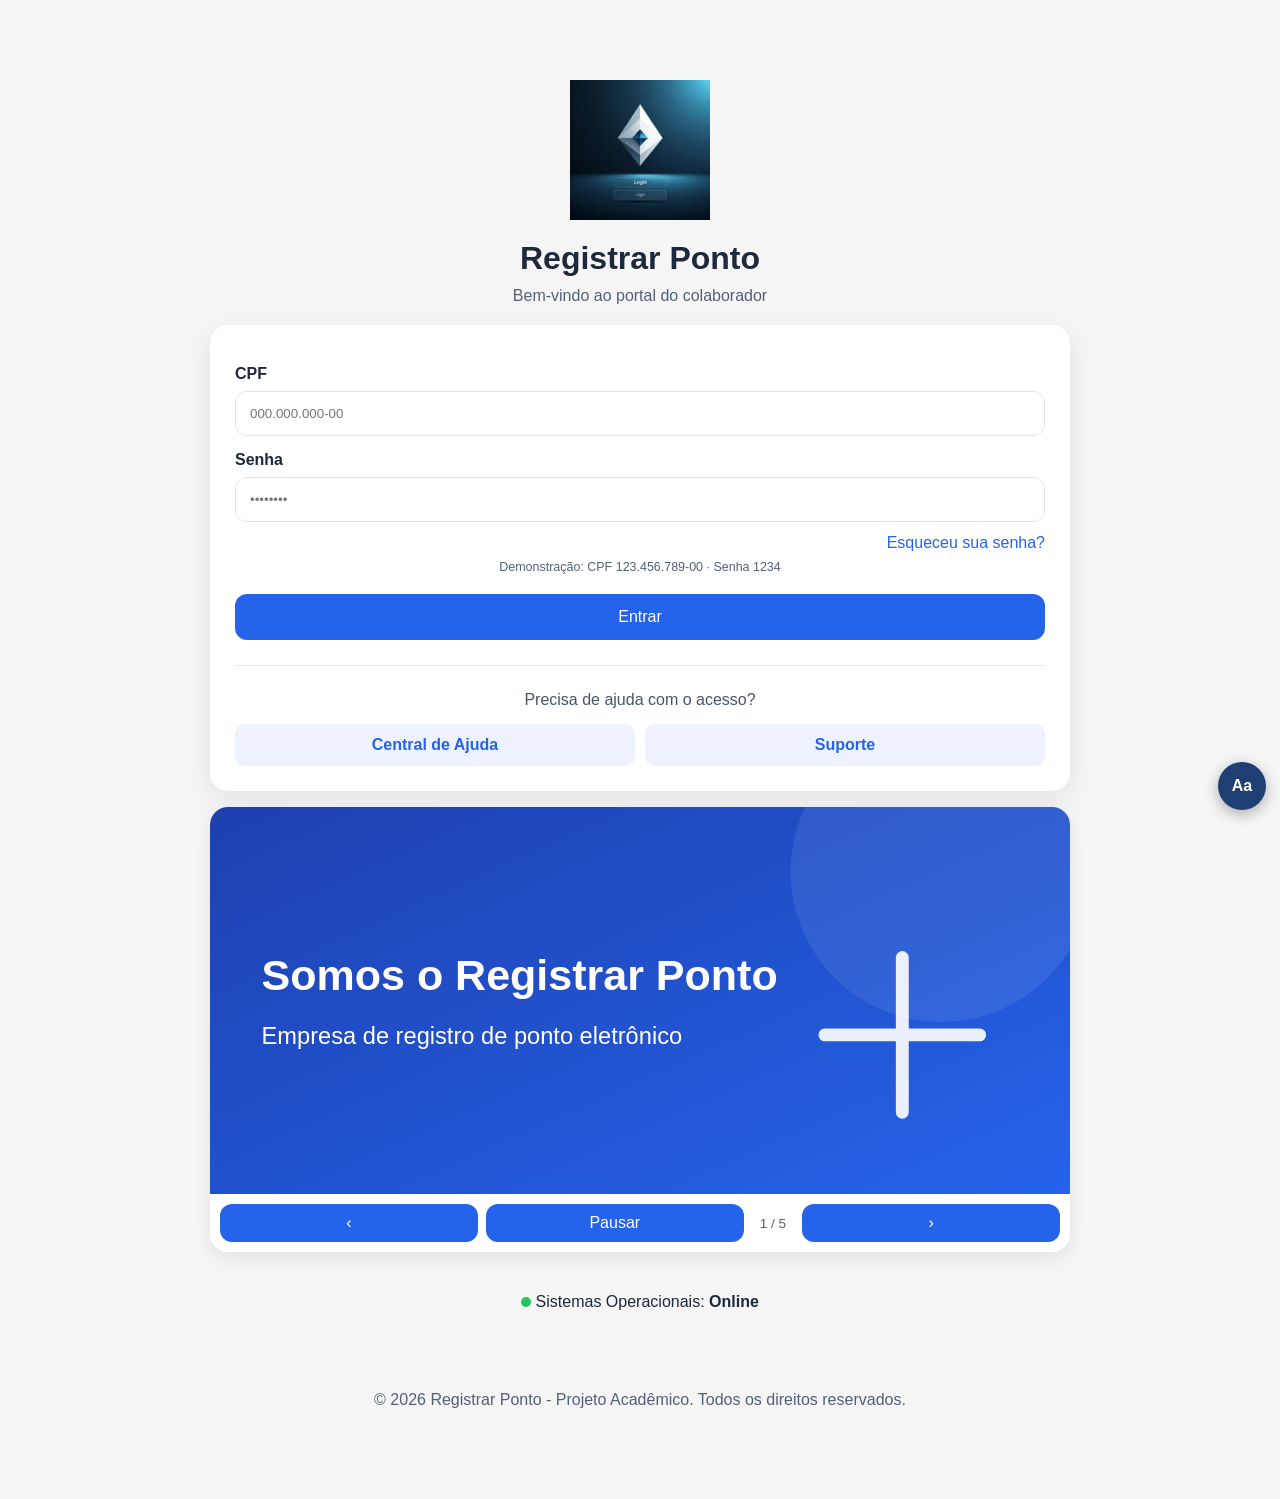
<file: index.html>
<!DOCTYPE html>
<html lang="pt-BR">
<head>
  <meta charset="UTF-8" />
  <meta name="viewport" content="width=device-width, initial-scale=1.0" />
  <title>Registrar Ponto</title>
  <link rel="stylesheet" href="style.css" />
  <link rel="icon" href="assets/logo-56586a.png">
  <script src="acessibilidade.js"></script>
</head>
<body>
  <main class="container">
    <img src="assets/logo-56586a.png" alt="Logo Registrar Ponto" class="logo" />
    <h1>Registrar Ponto</h1>
    <p class="subtitle">Bem-vindo ao portal do colaborador</p>

    <section class="card">
      <div id="login-error" style="display:none; background:#fef2f2; color:#b91c1c; border-radius:10px; padding:10px 14px; margin-bottom:12px; font-size:0.9rem; font-weight:600;">
        CPF ou senha incorretos. Tente novamente.
      </div>

      <label for="input-cpf">CPF</label>
      <div class="input-box">
        <input id="input-cpf" type="text" placeholder="000.000.000-00" maxlength="14" />
      </div>

      <label for="input-senha">Senha</label>
      <div class="input-box">
        <input id="input-senha" type="password" placeholder="••••••••" />
      </div>

      <a href="#" class="forgot" onclick="esqueceuSenha(); return false;">Esqueceu sua senha?</a>
      <p style="font-size:0.78rem;color:#526077;text-align:center;margin-top:8px;">Demonstração: CPF 123.456.789-00 · Senha 1234</p>

      <button id="btn-entrar" onclick="fazerLogin()">Entrar</button>

      <hr />
      <p class="help-title">Precisa de ajuda com o acesso?</p>
      <div class="help-buttons"><a href="ajuda.html">Central de Ajuda</a><a href="suporte.html">Suporte</a></div>
    </section>

    <!-- Carrossel institucional (carrossel.js) -->
    <div data-carrossel></div>

    <p class="status">
      <span></span> Sistemas Operacionais: <strong>Online</strong>
    </p>
  </main>

  <footer>
    © 2026 Registrar Ponto - Projeto Acadêmico. Todos os direitos reservados.
  </footer>

  <script src="carrossel.js"></script>
  <script>
    // Formata CPF enquanto digita
    document.getElementById('input-cpf').addEventListener('input', function(e) {
      let v = e.target.value.replace(/\D/g, '');
      if (v.length > 11) v = v.slice(0, 11);
      v = v.replace(/(\d{3})(\d)/, '$1.$2');
      v = v.replace(/(\d{3})(\d)/, '$1.$2');
      v = v.replace(/(\d{3})(\d{1,2})$/, '$1-$2');
      e.target.value = v;
    });

    // Permite login com Enter
    document.getElementById('input-senha').addEventListener('keydown', function(e) {
      if (e.key === 'Enter') fazerLogin();
    });

    function esqueceuSenha() {
      const cpf = document.getElementById('input-cpf').value;
      if (!cpf) {
        alert('Digite seu CPF primeiro, depois clique em "Esqueceu sua senha?".');
        return;
      }
      alert('✅ Instruções de redefinição de senha foram enviadas para o e-mail cadastrado no RH.');
    }

    function fazerLogin() {
      const cpf = document.getElementById('input-cpf').value.replace(/\D/g, '');
      const senha = document.getElementById('input-senha').value;
      const erro = document.getElementById('login-error');
      const btn = document.getElementById('btn-entrar');

      // CPF e senha válidos para o projeto
      const CPF_VALIDO = '12345678900';
      const SENHA_VALIDA = '1234';

      if (cpf === CPF_VALIDO && senha === SENHA_VALIDA) {
        btn.textContent = 'Entrando...';
        btn.style.background = '#15803d';
        erro.style.display = 'none';
        setTimeout(() => { window.location.href = 'baterponto.html'; }, 600);
      } else {
        erro.style.display = 'block';
        document.getElementById('input-senha').value = '';
        document.getElementById('input-senha').focus();
      }
    }
  </script>
</body>
</html>
</file>
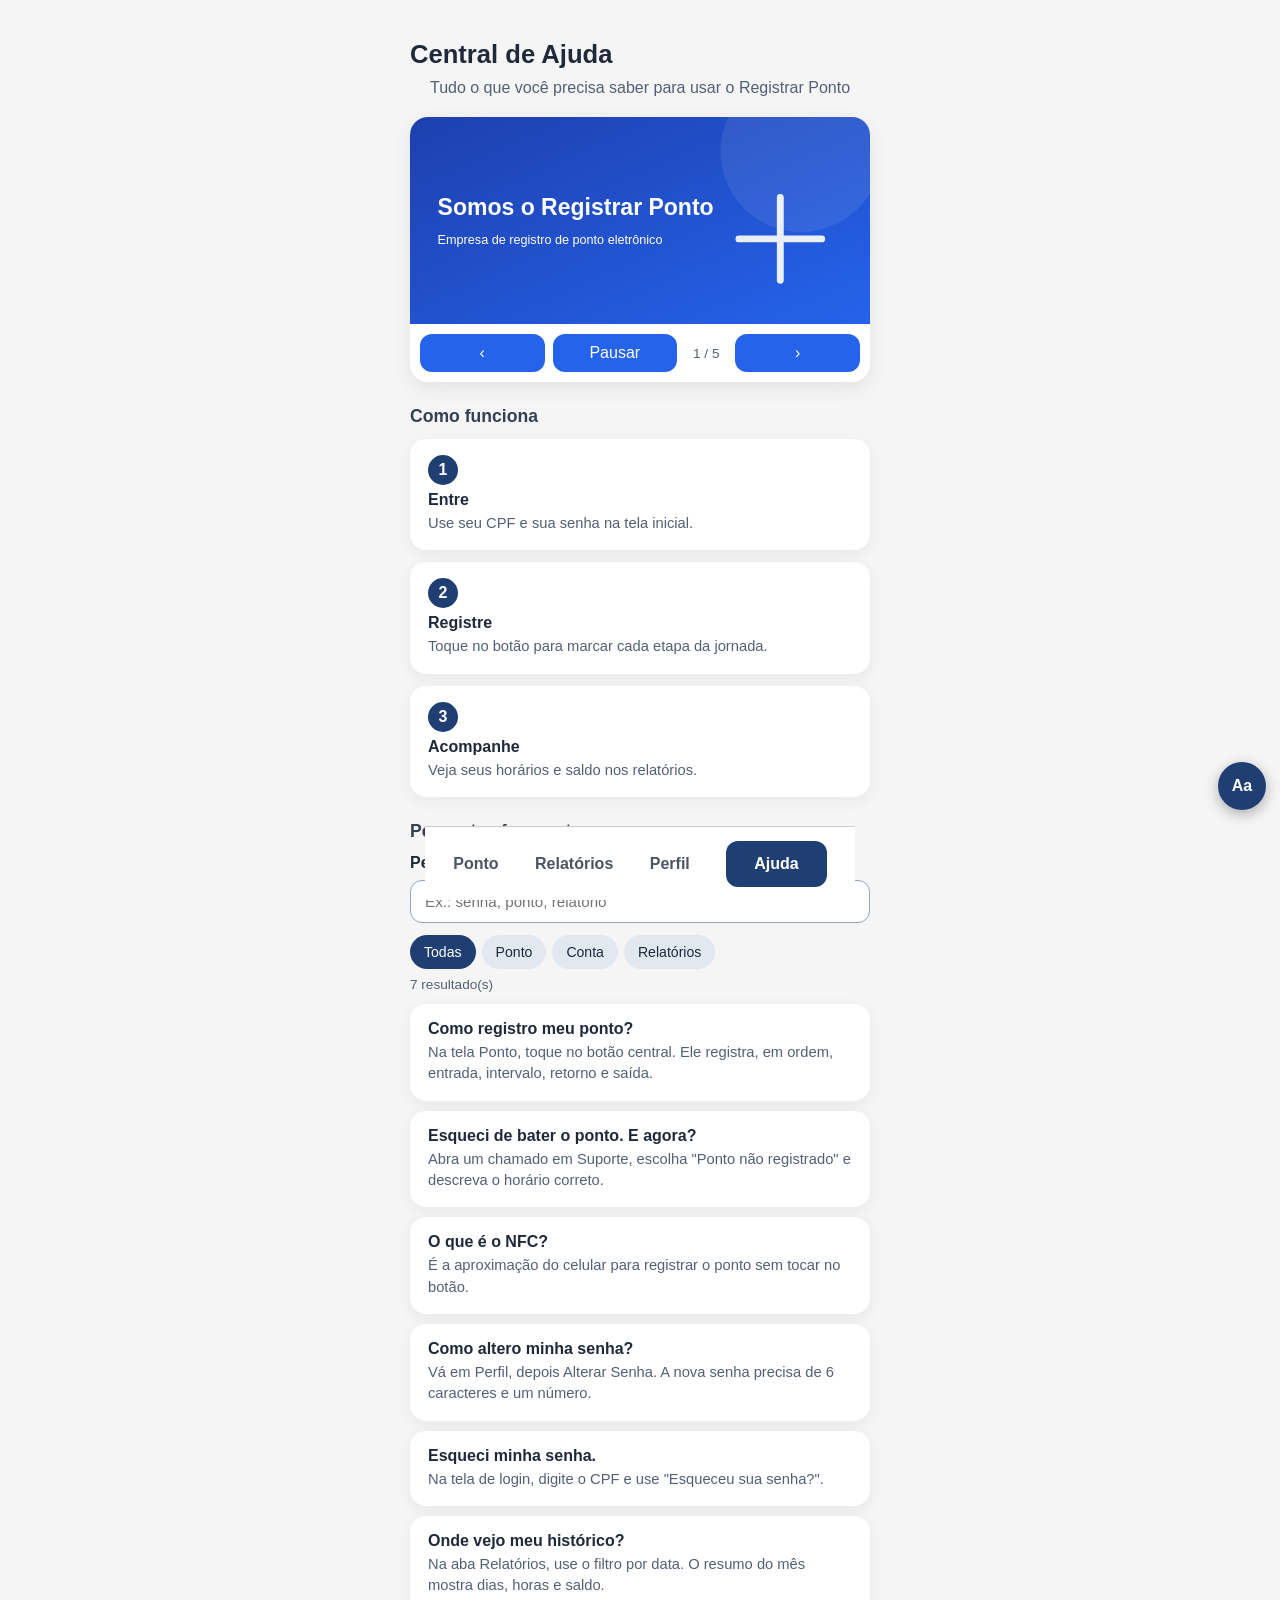
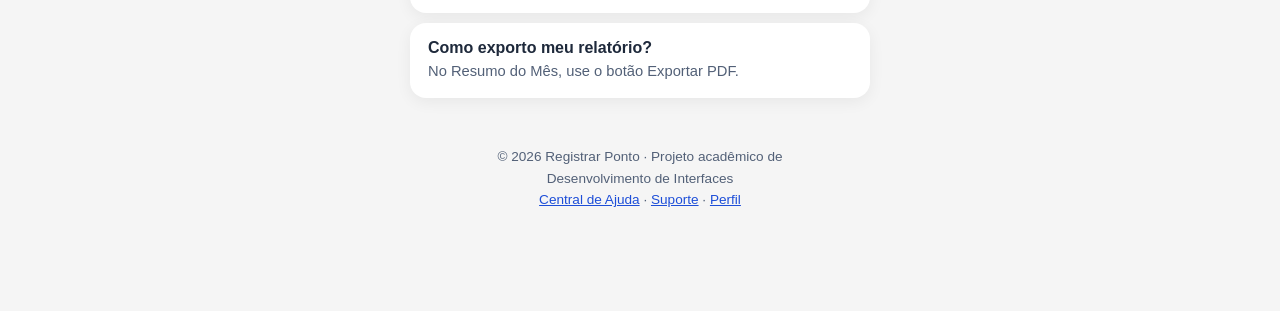
<file: ajuda.html>
<!DOCTYPE html>
<html lang="pt-BR">
<head>
  <meta charset="UTF-8">
  <meta name="viewport" content="width=device-width, initial-scale=1.0">
  <title>Central de Ajuda - Registrar Ponto</title>
  <link rel="stylesheet" href="https://cdnjs.cloudflare.com/ajax/libs/font-awesome/6.4.0/css/all.min.css">
  <link rel="stylesheet" href="style.css">
  <script src="acessibilidade.js"></script>
</head>
<body>
  <main class="ajuda-container">
    <h1 class="ajuda-titulo">Central de Ajuda</h1>
    <p class="subtitle">Tudo o que você precisa saber para usar o Registrar Ponto</p>

    <!-- Carrossel de imagens (carrossel.js) -->
    <div data-carrossel></div>

    <!-- Cartões explicativos -->
    <h2>Como funciona</h2>
    <div class="passos">
      <article class="passo"><span>1</span><h3>Entre</h3><p>Use seu CPF e sua senha na tela inicial.</p></article>
      <article class="passo"><span>2</span><h3>Registre</h3><p>Toque no botão para marcar cada etapa da jornada.</p></article>
      <article class="passo"><span>3</span><h3>Acompanhe</h3><p>Veja seus horários e saldo nos relatórios.</p></article>
    </div>

    <!-- Abas de pesquisa -->
    <h2>Perguntas frequentes</h2>
    <label for="busca">Pesquisar</label>
    <input id="busca" type="search" class="busca" placeholder="Ex.: senha, ponto, relatório">
    <div class="abas" role="tablist" aria-label="Categorias">
      <button role="tab" aria-selected="true" data-cat="todas">Todas</button>
      <button role="tab" aria-selected="false" data-cat="ponto">Ponto</button>
      <button role="tab" aria-selected="false" data-cat="conta">Conta</button>
      <button role="tab" aria-selected="false" data-cat="relatorios">Relatórios</button>
    </div>
    <p id="contagem" class="contagem" role="status"></p>
    <div id="faq"><article class="faq-card" data-cat="ponto"><h3>Como registro meu ponto?</h3><p>Na tela Ponto, toque no botão central. Ele registra, em ordem, entrada, intervalo, retorno e saída.</p></article><article class="faq-card" data-cat="ponto"><h3>Esqueci de bater o ponto. E agora?</h3><p>Abra um chamado em Suporte, escolha "Ponto não registrado" e descreva o horário correto.</p></article><article class="faq-card" data-cat="ponto"><h3>O que é o NFC?</h3><p>É a aproximação do celular para registrar o ponto sem tocar no botão.</p></article><article class="faq-card" data-cat="conta"><h3>Como altero minha senha?</h3><p>Vá em Perfil, depois Alterar Senha. A nova senha precisa de 6 caracteres e um número.</p></article><article class="faq-card" data-cat="conta"><h3>Esqueci minha senha.</h3><p>Na tela de login, digite o CPF e use "Esqueceu sua senha?".</p></article><article class="faq-card" data-cat="relatorios"><h3>Onde vejo meu histórico?</h3><p>Na aba Relatórios, use o filtro por data. O resumo do mês mostra dias, horas e saldo.</p></article><article class="faq-card" data-cat="relatorios"><h3>Como exporto meu relatório?</h3><p>No Resumo do Mês, use o botão Exportar PDF.</p></article></div>
  </main>
  <nav class="bottom-nav"><a href="baterponto.html">Ponto</a><a href="relatorio.html">Relatórios</a><a href="perfil.html">Perfil</a><a href="ajuda.html" class="active">Ajuda</a>
  </nav>
  <footer class="rodape">
    <p>© 2026 Registrar Ponto · Projeto acadêmico de Desenvolvimento de Interfaces</p>
    <p><a href="ajuda.html">Central de Ajuda</a> · <a href="suporte.html">Suporte</a> · <a href="perfil.html">Perfil</a></p>
  </footer>
  <script src="carrossel.js"></script>
  <script>
    // ----- Abas + pesquisa -----
    let cat = 'todas';
    const busca = document.getElementById('busca');
    function filtrar() {
      const termo = busca.value.trim().toLowerCase();
      let n = 0;
      document.querySelectorAll('.faq-card').forEach(c => {
        const ok = (cat === 'todas' || c.dataset.cat === cat) && c.textContent.toLowerCase().includes(termo);
        c.hidden = !ok; if (ok) n++;
      });
      document.getElementById('contagem').textContent = n ? n + ' resultado(s)' : 'Nenhum resultado encontrado.';
    }
    document.querySelectorAll('.abas [role=tab]').forEach(b => b.onclick = () => {
      cat = b.dataset.cat;
      document.querySelectorAll('.abas [role=tab]').forEach(x => x.setAttribute('aria-selected', x === b));
      filtrar();
    });
    busca.addEventListener('input', filtrar);
    filtrar();
  </script>
</body>
</html>
</file>
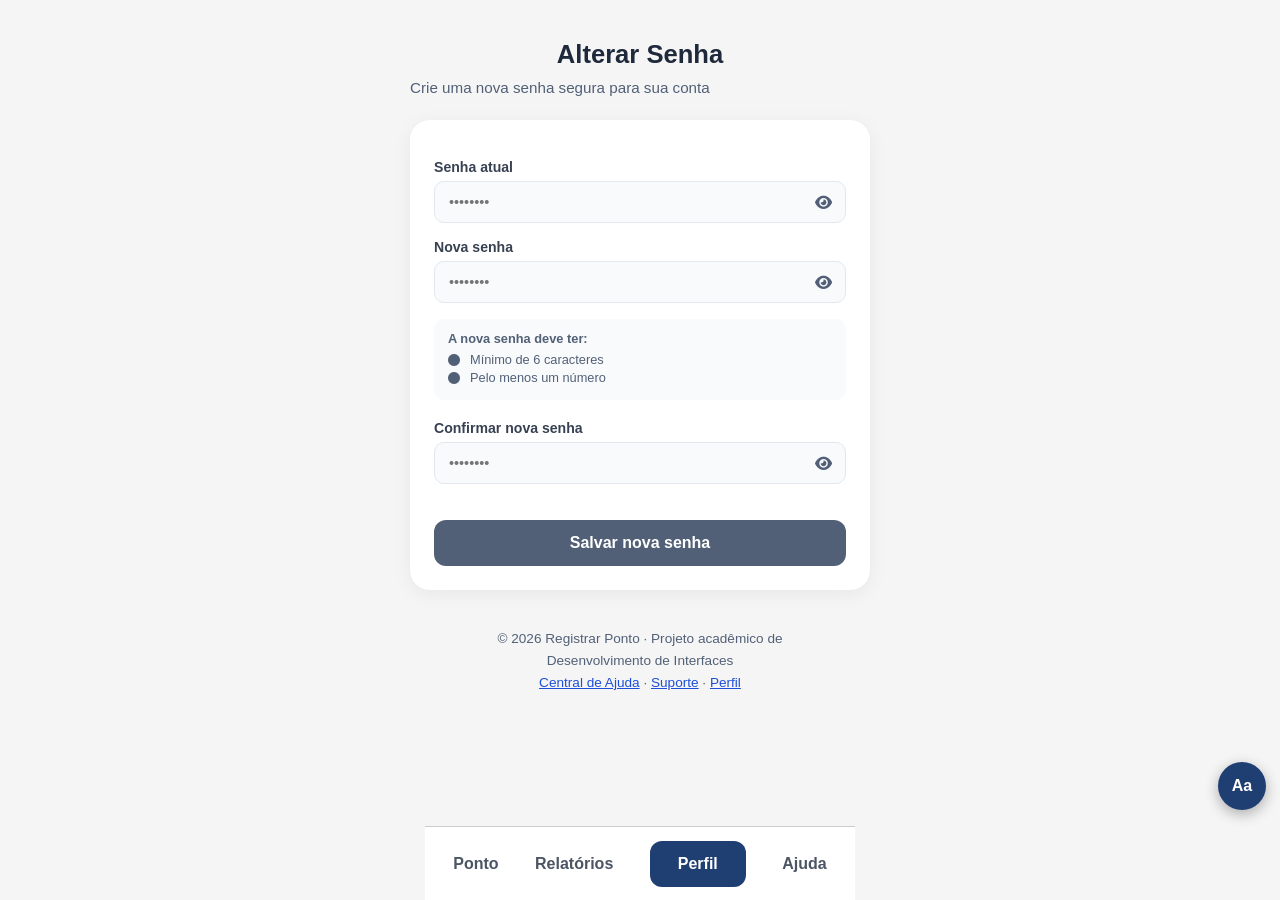
<file: alterar-senha.html>
<!DOCTYPE html>
<html lang="pt-BR">
<head>
  <meta charset="UTF-8">
  <meta name="viewport" content="width=device-width, initial-scale=1.0">
  <title>Alterar Senha - Registrar Ponto</title>
  <link rel="stylesheet" href="https://cdnjs.cloudflare.com/ajax/libs/font-awesome/6.4.0/css/all.min.css" />
  <link rel="stylesheet" href="style.css">
  <style>
    .senha-container { max-width: 500px; margin: auto; padding: 20px; }
    .senha-header { margin-bottom: 24px; }
    .senha-header h1 { font-size: 1.6rem; font-weight: 700; color: #1e293b; }
    .senha-header p { color: #526077; font-size: 0.95rem; }
    .senha-card { background: #fff; border-radius: 20px; padding: 24px; box-shadow: 0 4px 20px rgba(0,0,0,0.06); }
    .campo { margin-bottom: 16px; }
    .campo label { display:block; font-weight:600; font-size:0.88rem; color:#374151; margin-bottom:6px; }
    .campo-input { position:relative; }
    .campo-input input {
      width:100%; border:1px solid #e2e8f0; border-radius:10px;
      padding:12px 44px 12px 14px; font-size:0.9rem; color:#1e293b;
      outline:none; background:#f8fafc; transition:border-color 0.2s; font-family:inherit;
    }
    .campo-input input:focus { border-color:#2563eb; background:#fff; }
    .toggle-senha { position:absolute; right:14px; top:50%; transform:translateY(-50%); background:none; border:none; color:#526077; cursor:pointer; width:auto; margin:0; padding:0; font-size:0.95rem; }
    .requisitos { background:#f8fafc; border-radius:10px; padding:12px 14px; margin-bottom:20px; }
    .requisitos p { font-size:0.8rem; color:#526077; margin-bottom:6px; font-weight:600; }
    .req-item { font-size:0.8rem; color:#526077; display:flex; align-items:center; gap:8px; margin-bottom:3px; }
    .req-item.ok { color:#15803d; }
    .req-item i { font-size:0.75rem; width:14px; }
    .btn-salvar { width:100%; background:#2563eb; color:#fff; border:none; padding:14px; border-radius:12px; font-size:1rem; font-weight:600; cursor:pointer; transition:background 0.2s; }
    .btn-salvar:hover { background:#1d4ed8; }
    .btn-salvar:disabled { background:#526077; cursor:not-allowed; }
    .feedback-ok { display:none; background:#f0fdf4; color:#15803d; border:1px solid #bbf7d0; border-radius:12px; padding:14px; text-align:center; font-weight:600; margin-top:14px; }
    .erro-msg { display:none; background:#fef2f2; color:#b91c1c; border:1px solid #fecaca; border-radius:10px; padding:10px 14px; font-size:0.88rem; font-weight:600; margin-bottom:14px; }
  </style>
  <script src="acessibilidade.js"></script>
</head>
<body>
  <main class="senha-container">
    <div class="senha-header">
      <h1>Alterar Senha</h1>
      <p>Crie uma nova senha segura para sua conta</p>
    </div>

    <div class="senha-card">
      <div id="erro-msg" class="erro-msg"></div>

      <div class="campo">
        <label for="senha-atual">Senha atual</label>
        <div class="campo-input">
          <input type="password" id="senha-atual" placeholder="••••••••" oninput="validar()" />
          <button class="toggle-senha" onclick="toggleSenha('senha-atual', this)" tabindex="-1">
            <i class="fa-solid fa-eye"></i>
          </button>
        </div>
      </div>

      <div class="campo">
        <label for="nova-senha">Nova senha</label>
        <div class="campo-input">
          <input type="password" id="nova-senha" placeholder="••••••••" oninput="validar()" />
          <button class="toggle-senha" onclick="toggleSenha('nova-senha', this)" tabindex="-1">
            <i class="fa-solid fa-eye"></i>
          </button>
        </div>
      </div>

      <div class="requisitos">
        <p>A nova senha deve ter:</p>
        <div class="req-item" id="req-len"><i class="fa-solid fa-circle"></i> Mínimo de 6 caracteres</div>
        <div class="req-item" id="req-num"><i class="fa-solid fa-circle"></i> Pelo menos um número</div>
      </div>

      <div class="campo">
        <label for="conf-senha">Confirmar nova senha</label>
        <div class="campo-input">
          <input type="password" id="conf-senha" placeholder="••••••••" oninput="validar()" />
          <button class="toggle-senha" onclick="toggleSenha('conf-senha', this)" tabindex="-1">
            <i class="fa-solid fa-eye"></i>
          </button>
        </div>
      </div>

      <button class="btn-salvar" id="btn-salvar" onclick="salvar()" disabled>Salvar nova senha</button>
      <div class="feedback-ok" id="feedback-ok">✅ Senha alterada com sucesso!</div>
    </div>
  </main>

  <nav class="bottom-nav">
    <a href="baterponto.html">Ponto</a>
    <a href="relatorio.html">Relatórios</a>
    <a href="perfil.html" class="active">Perfil</a>
  <a href="ajuda.html">Ajuda</a>
  </nav>
  <footer class="rodape">
    <p>© 2026 Registrar Ponto · Projeto acadêmico de Desenvolvimento de Interfaces</p>
    <p><a href="ajuda.html">Central de Ajuda</a> · <a href="suporte.html">Suporte</a> · <a href="perfil.html">Perfil</a></p>
  </footer>

  <script>
    function toggleSenha(id, btn) {
      const input = document.getElementById(id);
      const icon = btn.querySelector('i');
      if (input.type === 'password') {
        input.type = 'text';
        icon.className = 'fa-solid fa-eye-slash';
      } else {
        input.type = 'password';
        icon.className = 'fa-solid fa-eye';
      }
    }

    function validar() {
      const nova = document.getElementById('nova-senha').value;
      const conf = document.getElementById('conf-senha').value;
      const atual = document.getElementById('senha-atual').value;
      const lenOk = nova.length >= 6;
      const numOk = /\d/.test(nova);

      const reqLen = document.getElementById('req-len');
      const reqNum = document.getElementById('req-num');
      reqLen.className = 'req-item' + (lenOk ? ' ok' : '');
      reqLen.querySelector('i').className = lenOk ? 'fa-solid fa-circle-check' : 'fa-solid fa-circle';
      reqNum.className = 'req-item' + (numOk ? ' ok' : '');
      reqNum.querySelector('i').className = numOk ? 'fa-solid fa-circle-check' : 'fa-solid fa-circle';

      const tudo = atual.length > 0 && lenOk && numOk && nova === conf;
      document.getElementById('btn-salvar').disabled = !tudo;
    }

    function salvar() {
      const atual = document.getElementById('senha-atual').value;
      const erro = document.getElementById('erro-msg');
      if (atual !== '1234') {
        erro.textContent = 'Senha atual incorreta.';
        erro.style.display = 'block';
        return;
      }
      erro.style.display = 'none';
      document.getElementById('feedback-ok').style.display = 'block';
      document.getElementById('btn-salvar').disabled = true;
      document.getElementById('senha-atual').value = '';
      document.getElementById('nova-senha').value = '';
      document.getElementById('conf-senha').value = '';
    }
  </script>
</body>
</html>
</file>
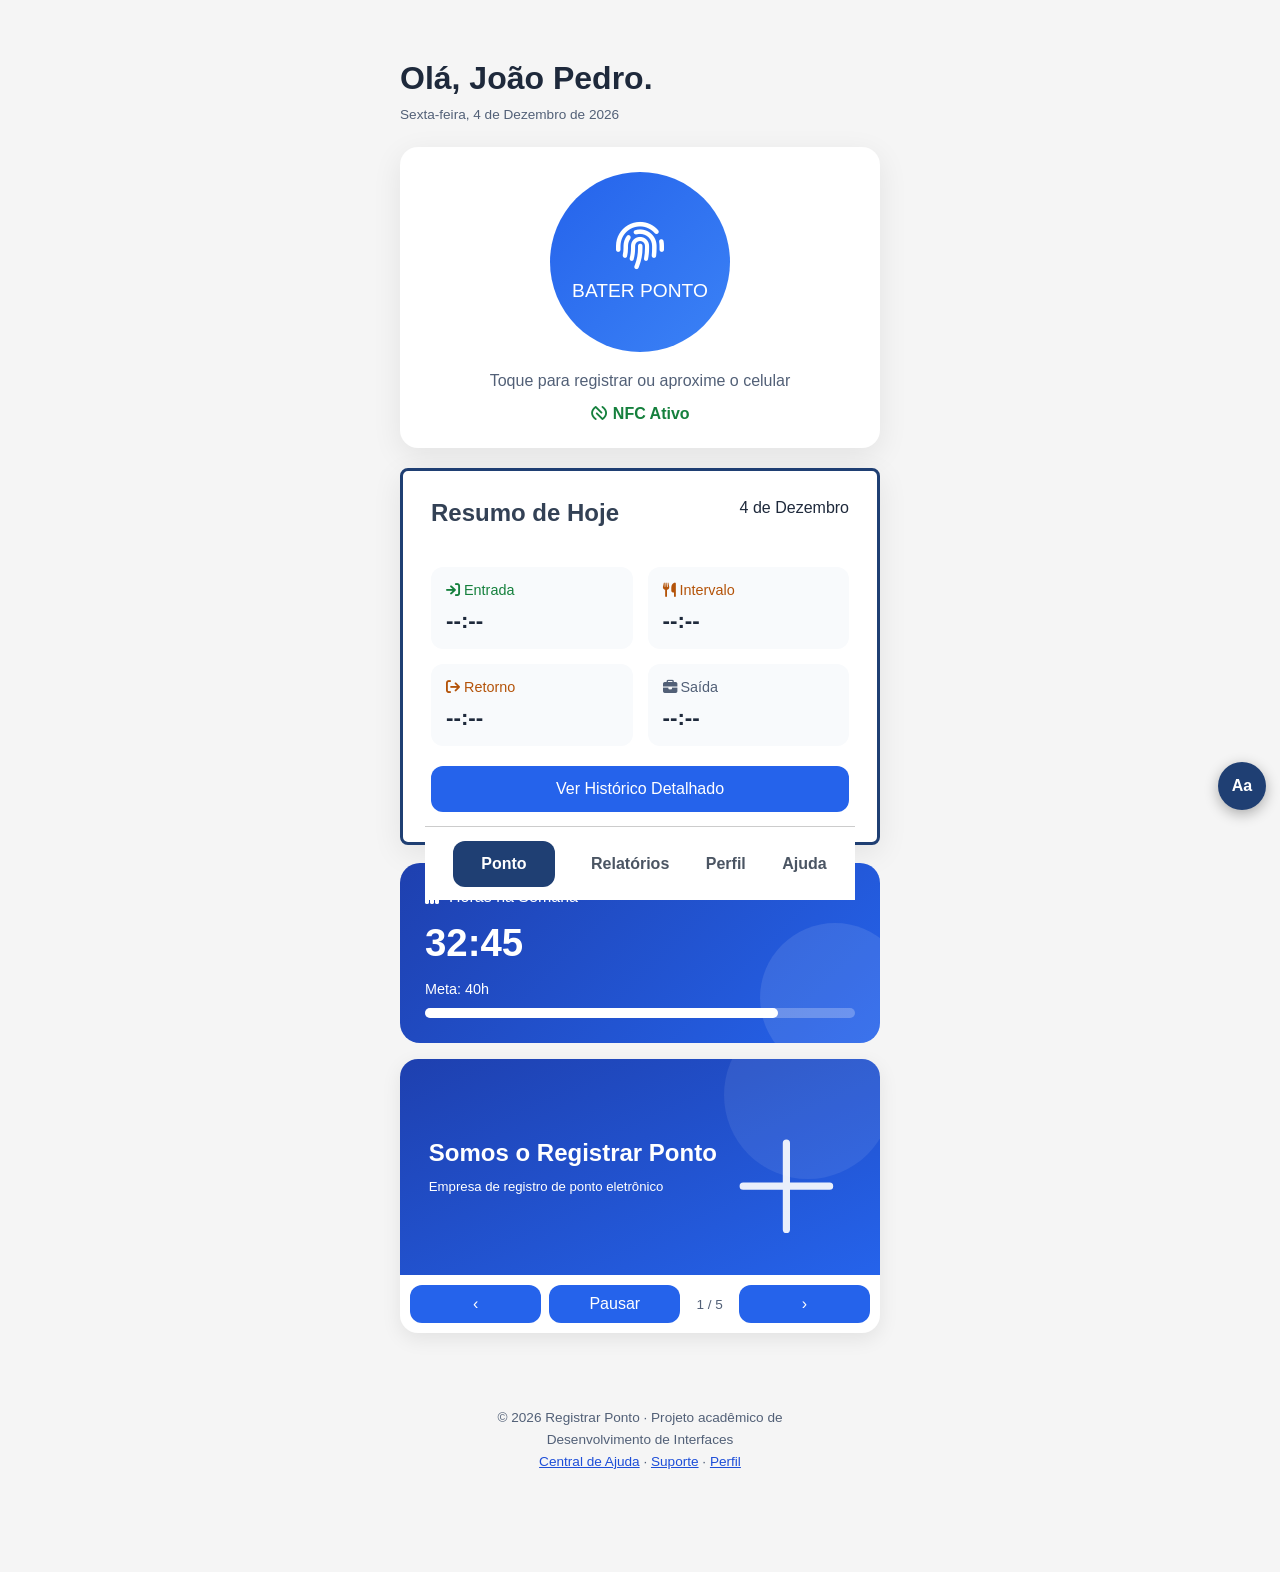
<file: baterponto.html>
<!DOCTYPE html>
<html lang="pt-BR">
<head>
  <meta charset="UTF-8" />
  <meta name="viewport" content="width=device-width, initial-scale=1.0" />
  <title>Dashboard - Registrar Ponto</title>
  <link rel="stylesheet" href="https://cdnjs.cloudflare.com/ajax/libs/font-awesome/6.4.0/css/all.min.css" />
  <link rel="stylesheet" href="style.css" />
  <style>
    .punch-feedback {
      display: none;
      margin-top: 14px;
      padding: 12px 16px;
      border-radius: 12px;
      font-weight: 600;
      font-size: 0.92rem;
      text-align: center;
    }
    .punch-feedback.success {
      background: #f0fdf4;
      color: #15803d;
      border: 1px solid #bbf7d0;
    }
    .punch-feedback.warning {
      background: #fffbeb;
      color: #b45309;
      border: 1px solid #fde68a;
    }
    .btn-punch.registrado {
      background: linear-gradient(135deg, #15803d, #166534);
    }
    .date-live {
      font-size: 0.85rem;
      color: #526077;
    }
  </style>
  <script src="acessibilidade.js"></script>
</head>
<body>
  <main class="dashboard-container">

    <header class="header">
      <h1>Olá, João Pedro.</h1>
      <p id="data-hoje" class="date-live">Carregando...</p>
    </header>

    <section class="card action-card">
      <button class="btn-punch" id="btn-ponto" onclick="baterPonto()">
        <i class="fa-solid fa-fingerprint"></i>
        <span id="btn-ponto-label">BATER PONTO</span>
      </button>
      <p class="action-text" id="action-text">Toque para registrar ou aproxime o celular</p>
      <div class="nfc-status">
        <i class="fa-brands fa-nfc-symbol"></i>
        <span>NFC Ativo</span>
      </div>
      <div class="punch-feedback" id="punch-feedback"></div>
    </section>

    <section class="card summary-card">
      <div class="summary-header">
        <h2>Resumo de Hoje</h2>
        <span class="date" id="data-curta">--</span>
      </div>

      <div class="summary-grid">
        <div class="grid-item">
          <div class="grid-title color-green">
            <i class="fa-solid fa-arrow-right-to-bracket"></i> Entrada
          </div>
          <div class="grid-time" id="hora-entrada">--:--</div>
        </div>

        <div class="grid-item">
          <div class="grid-title color-yellow">
            <i class="fa-solid fa-utensils"></i> Intervalo
          </div>
          <div class="grid-time" id="hora-intervalo">--:--</div>
        </div>

        <div class="grid-item">
          <div class="grid-title color-yellow">
            <i class="fa-solid fa-arrow-right-from-bracket"></i> Retorno
          </div>
          <div class="grid-time" id="hora-retorno">--:--</div>
        </div>

        <div class="grid-item">
          <div class="grid-title color-gray">
            <i class="fa-solid fa-briefcase"></i> Saída
          </div>
          <div class="grid-time" id="hora-saida">--:--</div>
        </div>
      </div>

      <button class="btn-history" onclick="window.location.href='relatorio.html'">Ver Histórico Detalhado</button>
    </section>

    <section class="weekly-card">
      <div class="weekly-header">
        <i class="fa-solid fa-chart-simple"></i>
        <span>Horas na Semana</span>
      </div>
      <div class="weekly-time" id="horas-semana">32:45</div>
      <div class="progress-container">
        <span class="progress-label">Meta: 40h</span>
        <div class="progress-bar-bg">
          <div class="progress-bar-fill" id="progress-fill" style="width: 82%;"></div>
        </div>
      </div>
      <div class="wave-bg"></div>
    </section>


    <!-- Carrossel de destaques -->
    <div data-carrossel></div>
  </main>

  <nav class="bottom-nav">
    <a href="baterponto.html" class="active">Ponto</a>
    <a href="relatorio.html">Relatórios</a>
    <a href="perfil.html">Perfil</a>
  <a href="ajuda.html">Ajuda</a>
  </nav>
  <footer class="rodape">
    <p>© 2026 Registrar Ponto · Projeto acadêmico de Desenvolvimento de Interfaces</p>
    <p><a href="ajuda.html">Central de Ajuda</a> · <a href="suporte.html">Suporte</a> · <a href="perfil.html">Perfil</a></p>
  </footer>

  <script>
    const MESES = ['Janeiro','Fevereiro','Março','Abril','Maio','Junho','Julho','Agosto','Setembro','Outubro','Novembro','Dezembro'];
    const DIAS  = ['Domingo','Segunda-feira','Terça-feira','Quarta-feira','Quinta-feira','Sexta-feira','Sábado'];

    function agora() {
      const d = new Date();
      return d.getHours().toString().padStart(2,'0') + ':' + d.getMinutes().toString().padStart(2,'0');
    }

    function atualizarData() {
      const d = new Date();
      document.getElementById('data-hoje').textContent =
        DIAS[d.getDay()] + ', ' + d.getDate() + ' de ' + MESES[d.getMonth()] + ' de ' + d.getFullYear();
      document.getElementById('data-curta').textContent =
        d.getDate() + ' de ' + MESES[d.getMonth()];
    }
    atualizarData();

    // Estado dos registros do dia (persistido na sessionStorage)
    const CHAVE = 'ponto_hoje_' + new Date().toDateString();
    let registros = JSON.parse(sessionStorage.getItem(CHAVE) || '{"entrada":null,"intervalo":null,"retorno":null,"saida":null}');
    const ORDEM = ['entrada','intervalo','retorno','saida'];
    const LABELS = {
      entrada:   'Entrada registrada! Bom trabalho 👋',
      intervalo: 'Intervalo iniciado. Bom descanso! 🍽️',
      retorno:   'Retorno registrado. Bem-vindo de volta! 💪',
      saida:     'Saída registrada. Até amanhã! 🏠'
    };
    const PROXIMOS = {
      entrada:   'INTERVALO',
      intervalo: 'RETORNO',
      retorno:   'SAÍDA',
      saida:     null
    };

    function salvar() {
      sessionStorage.setItem(CHAVE, JSON.stringify(registros));
    }

    function renderizar() {
      document.getElementById('hora-entrada').textContent   = registros.entrada   || '--:--';
      document.getElementById('hora-intervalo').textContent = registros.intervalo || '--:--';
      document.getElementById('hora-retorno').textContent   = registros.retorno   || '--:--';
      document.getElementById('hora-saida').textContent     = registros.saida     || '--:--';

      // Determinar próximo ponto a bater
      const proximo = ORDEM.find(k => !registros[k]);
      const btn = document.getElementById('btn-ponto');
      const label = document.getElementById('btn-ponto-label');

      if (!proximo) {
        btn.classList.add('registrado');
        label.textContent = 'CONCLUÍDO';
        btn.onclick = null;
        document.getElementById('action-text').textContent = 'Todos os registros do dia concluídos ✅';
      } else {
        const nomes = { entrada:'ENTRADA', intervalo:'INTERVALO', retorno:'RETORNO', saida:'SAÍDA' };
        label.textContent = nomes[proximo] === 'ENTRADA' ? 'BATER PONTO' : 'REGISTRAR ' + nomes[proximo];
      }
    }

    function baterPonto() {
      const proximo = ORDEM.find(k => !registros[k]);
      if (!proximo) return;

      registros[proximo] = agora();
      salvar();

      const feedback = document.getElementById('punch-feedback');
      feedback.textContent = '✅ ' + LABELS[proximo] + ' — ' + registros[proximo];
      feedback.className = 'punch-feedback success';
      feedback.style.display = 'block';

      renderizar();

      setTimeout(() => { feedback.style.display = 'none'; }, 4000);
    }

    renderizar();
  </script>
  <script src="carrossel.js"></script>
</body>
</html>
</file>
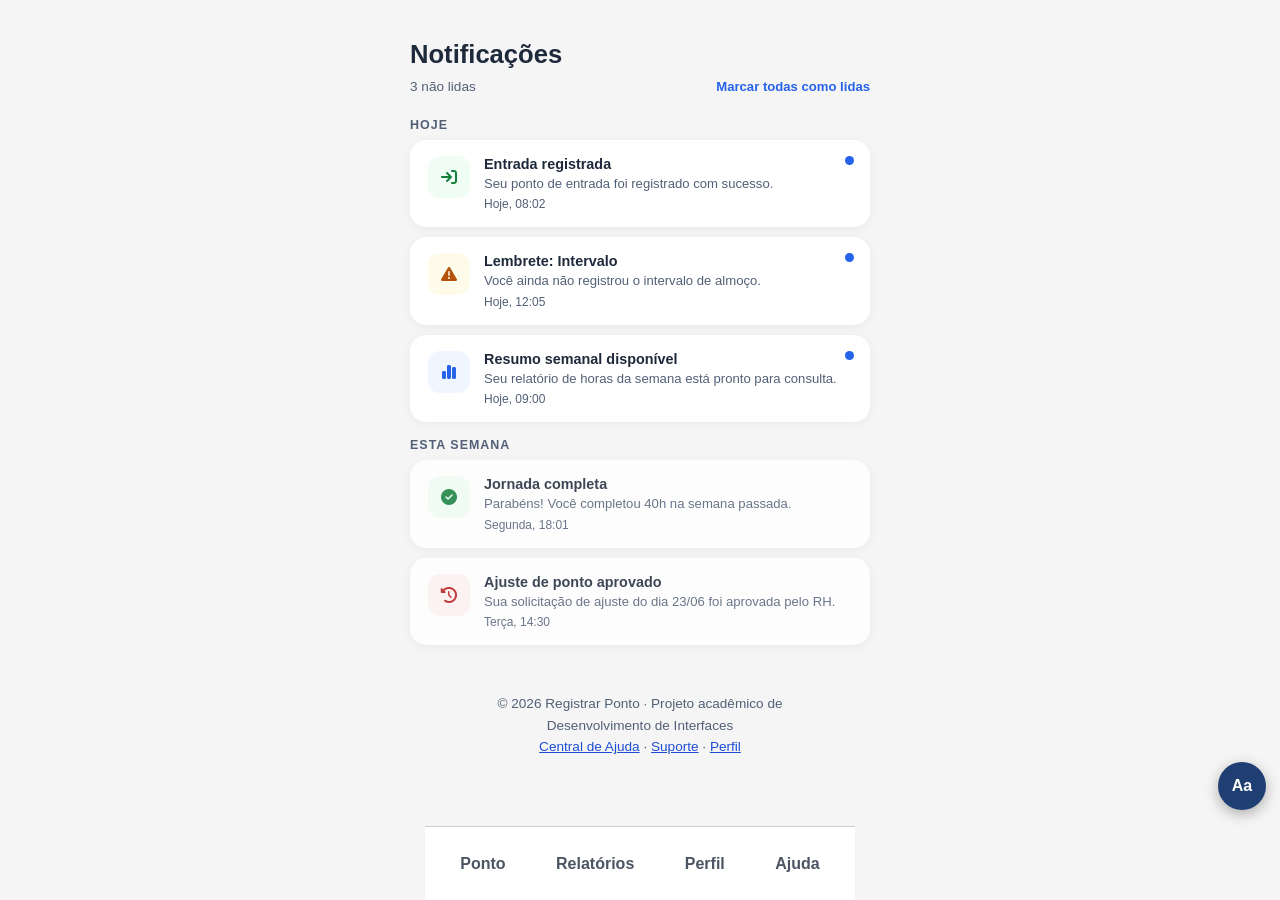
<file: notificacoes.html>
<!DOCTYPE html>
<html lang="pt-BR">
<head>
  <meta charset="UTF-8">
  <meta name="viewport" content="width=device-width, initial-scale=1.0">
  <title>Notificações - Registrar Ponto</title>
  <link rel="stylesheet" href="https://cdnjs.cloudflare.com/ajax/libs/font-awesome/6.4.0/css/all.min.css" />
  <link rel="stylesheet" href="style.css">
  <style>
    .notif-container { max-width: 500px; margin: auto; padding: 20px; }
    .notif-header { margin-bottom: 24px; display:flex; justify-content:space-between; align-items:flex-end; }
    .notif-header h1 { font-size: 1.6rem; font-weight: 700; color: #1e293b; }
    .notif-header p { color: #526077; font-size: 0.85rem; }
    .mark-all { font-size:0.82rem; color:#2563eb; background:none; border:none; cursor:pointer; font-weight:600; width:auto; margin:0; padding:0; }
    .notif-group-title { font-size:0.78rem; font-weight:700; color:#526077; letter-spacing:0.08em; text-transform:uppercase; margin: 16px 0 8px; }
    .notif-item { background:#fff; border-radius:16px; padding:16px 18px; display:flex; gap:14px; align-items:flex-start; margin-bottom:10px; box-shadow:0 2px 10px rgba(0,0,0,0.05); position:relative; cursor:pointer; transition: opacity 0.2s; }
    .notif-item.lida { opacity: 0.85; }
    .notif-dot { position:absolute; top:16px; right:16px; width:9px; height:9px; background:#2563eb; border-radius:50%; }
    .notif-item.lida .notif-dot { display:none; }
    .notif-icon { width:42px; height:42px; min-width:42px; border-radius:12px; display:flex; align-items:center; justify-content:center; font-size:1rem; }
    .notif-icon.green  { background:#f0fdf4; color:#15803d; }
    .notif-icon.yellow { background:#fffbeb; color:#b45309; }
    .notif-icon.blue   { background:#eff6ff; color:#2563eb; }
    .notif-icon.red    { background:#fef2f2; color:#b91c1c; }
    .notif-title { font-size:0.9rem; font-weight:700; color:#1e293b; margin-bottom:3px; }
    .notif-body  { font-size:0.82rem; color:#526077; line-height:1.4; }
    .notif-time  { font-size:0.75rem; color:#526077; margin-top:4px; }
    .empty-state { text-align:center; padding:40px 20px; color:#526077; }
    .empty-state i { font-size:2.5rem; margin-bottom:12px; display:block; }
  </style>
  <script src="acessibilidade.js"></script>
</head>
<body>
  <main class="notif-container">
    <div class="notif-header">
      <div>
        <h1>Notificações</h1>
        <p id="count-label">3 não lidas</p>
      </div>
      <button class="mark-all" onclick="marcarTodas()">Marcar todas como lidas</button>
    </div>

    <p class="notif-group-title">Hoje</p>

    <div class="notif-item" id="n1" onclick="marcarLida('n1')">
      <div class="notif-dot"></div>
      <div class="notif-icon green"><i class="fa-solid fa-arrow-right-to-bracket"></i></div>
      <div>
        <div class="notif-title">Entrada registrada</div>
        <div class="notif-body">Seu ponto de entrada foi registrado com sucesso.</div>
        <div class="notif-time">Hoje, 08:02</div>
      </div>
    </div>

    <div class="notif-item" id="n2" onclick="marcarLida('n2')">
      <div class="notif-dot"></div>
      <div class="notif-icon yellow"><i class="fa-solid fa-triangle-exclamation"></i></div>
      <div>
        <div class="notif-title">Lembrete: Intervalo</div>
        <div class="notif-body">Você ainda não registrou o intervalo de almoço.</div>
        <div class="notif-time">Hoje, 12:05</div>
      </div>
    </div>

    <div class="notif-item" id="n3" onclick="marcarLida('n3')">
      <div class="notif-dot"></div>
      <div class="notif-icon blue"><i class="fa-solid fa-chart-simple"></i></div>
      <div>
        <div class="notif-title">Resumo semanal disponível</div>
        <div class="notif-body">Seu relatório de horas da semana está pronto para consulta.</div>
        <div class="notif-time">Hoje, 09:00</div>
      </div>
    </div>

    <p class="notif-group-title">Esta semana</p>

    <div class="notif-item lida" id="n4" onclick="marcarLida('n4')">
      <div class="notif-icon green"><i class="fa-solid fa-circle-check"></i></div>
      <div>
        <div class="notif-title">Jornada completa</div>
        <div class="notif-body">Parabéns! Você completou 40h na semana passada.</div>
        <div class="notif-time">Segunda, 18:01</div>
      </div>
    </div>

    <div class="notif-item lida" id="n5" onclick="marcarLida('n5')">
      <div class="notif-icon red"><i class="fa-solid fa-clock-rotate-left"></i></div>
      <div>
        <div class="notif-title">Ajuste de ponto aprovado</div>
        <div class="notif-body">Sua solicitação de ajuste do dia 23/06 foi aprovada pelo RH.</div>
        <div class="notif-time">Terça, 14:30</div>
      </div>
    </div>
  </main>

  <nav class="bottom-nav">
    <a href="baterponto.html">Ponto</a>
    <a href="relatorio.html">Relatórios</a>
    <a href="perfil.html">Perfil</a>
  <a href="ajuda.html">Ajuda</a>
  </nav>
  <footer class="rodape">
    <p>© 2026 Registrar Ponto · Projeto acadêmico de Desenvolvimento de Interfaces</p>
    <p><a href="ajuda.html">Central de Ajuda</a> · <a href="suporte.html">Suporte</a> · <a href="perfil.html">Perfil</a></p>
  </footer>

  <script>
    function marcarLida(id) {
      const el = document.getElementById(id);
      el.classList.add('lida');
      atualizarContador();
    }
    function marcarTodas() {
      document.querySelectorAll('.notif-item').forEach(el => el.classList.add('lida'));
      atualizarContador();
    }
    function atualizarContador() {
      const naoLidas = document.querySelectorAll('.notif-item:not(.lida)').length;
      document.getElementById('count-label').textContent = naoLidas > 0 ? naoLidas + ' não lidas' : 'Tudo em dia ✅';
    }
  </script>
</body>
</html>
</file>
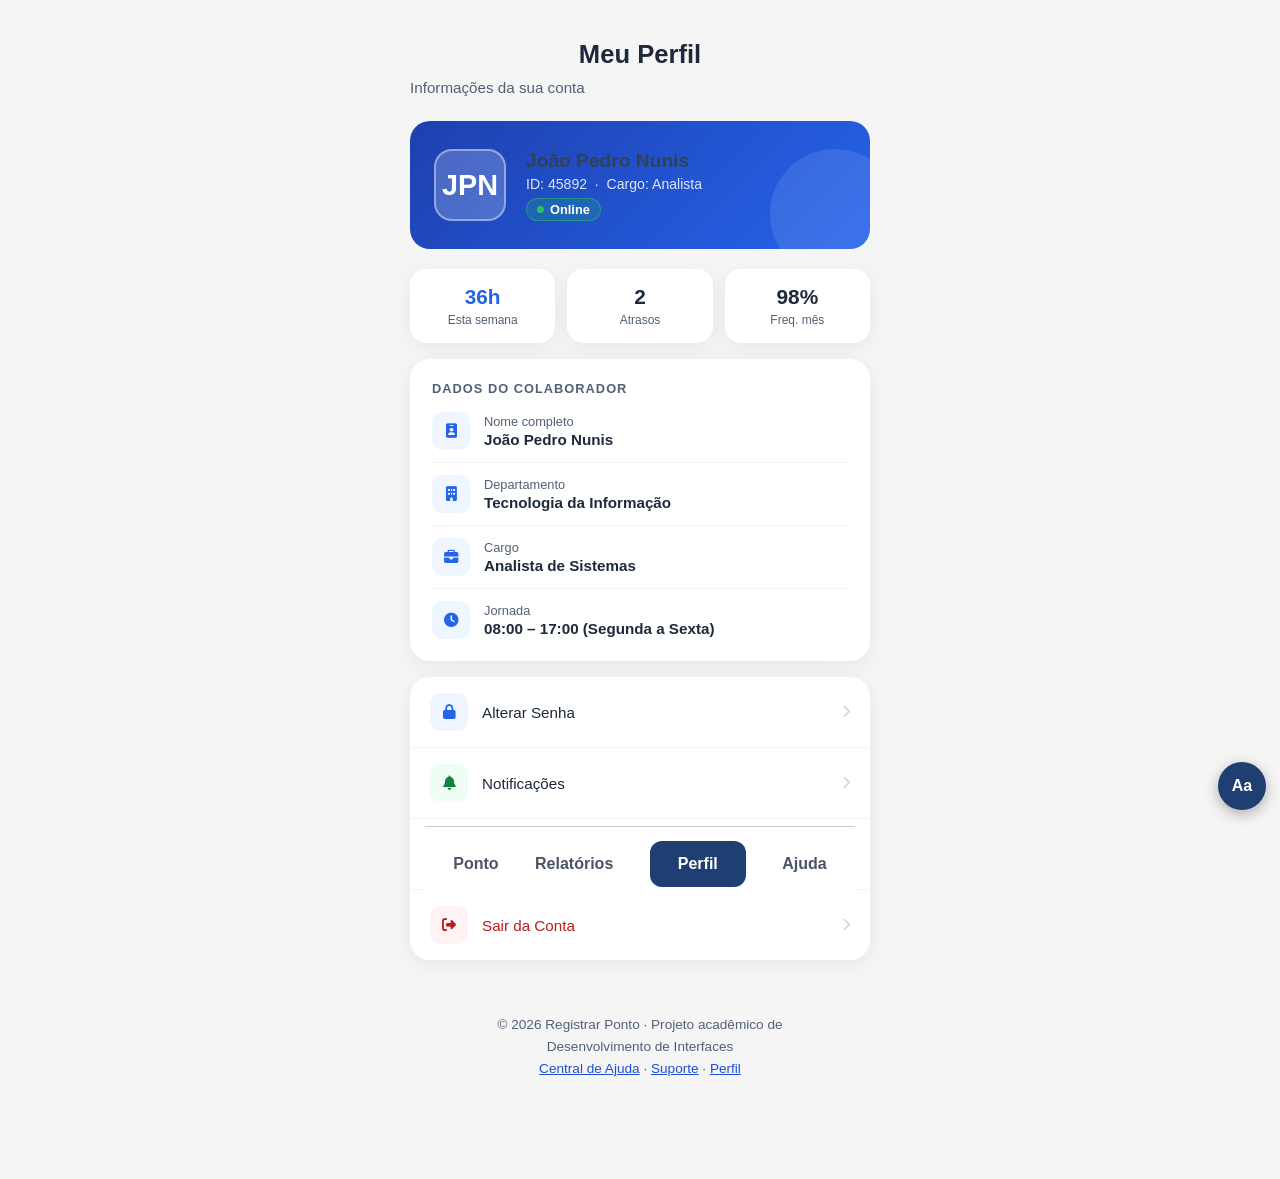
<file: perfil.html>
<!DOCTYPE html>
<html lang="pt-BR">
<head>
  <meta charset="UTF-8">
  <meta name="viewport" content="width=device-width, initial-scale=1.0">
  <title>Perfil - Registrar Ponto</title>
  <link rel="stylesheet" href="https://cdnjs.cloudflare.com/ajax/libs/font-awesome/6.4.0/css/all.min.css" />
  <link rel="stylesheet" href="style.css">
  <style>
    .perfil-container {
      max-width: 500px;
      margin: auto;
      padding: 20px;
    }

    .perfil-header {
      margin-bottom: 25px;
    }

    .perfil-header h1 {
      font-size: 1.6rem;
      font-weight: 700;
      color: #1e293b;
    }

    .perfil-header p {
      color: #526077;
      font-size: 0.95rem;
    }

    /* Card de identidade */
    .profile-identity-card {
      background: linear-gradient(135deg, #1e40af, #2563eb);
      border-radius: 20px;
      padding: 28px 24px;
      display: flex;
      align-items: center;
      gap: 20px;
      margin-bottom: 20px;
      color: #fff;
      position: relative;
      overflow: hidden;
    }

    .profile-identity-card::after {
      content: "";
      position: absolute;
      bottom: -30px;
      right: -30px;
      width: 130px;
      height: 130px;
      border-radius: 50%;
      background: rgba(255,255,255,0.1);
    }

    .profile-avatar-large {
      width: 72px;
      height: 72px;
      min-width: 72px;
      border-radius: 18px;
      background: rgba(255,255,255,0.2);
      border: 2px solid rgba(255,255,255,0.4);
      display: flex;
      align-items: center;
      justify-content: center;
      font-size: 1.8rem;
      font-weight: bold;
      color: #fff;
    }

    .profile-identity-info h2 {
      font-size: 1.2rem;
      font-weight: 700;
      margin-bottom: 4px;
    }

    .profile-identity-info p {
      font-size: 0.88rem;
      opacity: 0.85;
      margin-bottom: 6px;
    }

    .profile-status-badge {
      display: inline-flex;
      align-items: center;
      gap: 6px;
      background: rgba(34, 197, 94, 0.2);
      border: 1px solid rgba(34, 197, 94, 0.5);
      color: #ffffff;
      border-radius: 20px;
      padding: 3px 10px;
      font-size: 0.8rem;
      font-weight: 600;
    }

    .profile-status-badge::before {
      content: "";
      width: 7px;
      height: 7px;
      background: #22c55e;
      border-radius: 50%;
    }

    /* Cards de info */
    .info-card {
      background: #fff;
      border-radius: 20px;
      padding: 22px;
      margin-bottom: 16px;
      box-shadow: 0 4px 20px rgba(0,0,0,0.06);
    }

    .info-card-title {
      font-size: 0.8rem;
      font-weight: 700;
      color: #526077;
      letter-spacing: 0.08em;
      text-transform: uppercase;
      margin-bottom: 16px;
    }

    .info-row {
      display: flex;
      align-items: center;
      gap: 14px;
      padding: 12px 0;
      border-bottom: 1px solid #f1f5f9;
    }

    .info-row:last-child {
      border-bottom: none;
      padding-bottom: 0;
    }

    .info-row:first-of-type {
      padding-top: 0;
    }

    .info-icon {
      width: 38px;
      height: 38px;
      min-width: 38px;
      border-radius: 10px;
      background: #eff6ff;
      color: #2563eb;
      display: flex;
      align-items: center;
      justify-content: center;
      font-size: 0.9rem;
    }

    .info-label {
      font-size: 0.8rem;
      color: #526077;
      margin-bottom: 2px;
    }

    .info-value {
      font-size: 0.95rem;
      font-weight: 600;
      color: #1e293b;
    }

    /* Resumo do mês */
    .stats-grid {
      display: grid;
      grid-template-columns: repeat(3, 1fr);
      gap: 12px;
      margin-bottom: 16px;
    }

    .stat-item {
      background: #fff;
      border-radius: 16px;
      padding: 16px 12px;
      text-align: center;
      box-shadow: 0 4px 20px rgba(0,0,0,0.06);
    }

    .stat-value {
      font-size: 1.3rem;
      font-weight: 700;
      color: #1e293b;
      margin-bottom: 4px;
    }

    .stat-label {
      font-size: 0.75rem;
      color: #526077;
    }

    .stat-item.highlight .stat-value {
      color: #2563eb;
    }

    /* Botões de ação */
    .action-list {
      background: #fff;
      border-radius: 20px;
      overflow: hidden;
      box-shadow: 0 4px 20px rgba(0,0,0,0.06);
      margin-bottom: 16px;
    }

    .action-item {
      display: flex;
      align-items: center;
      gap: 14px;
      padding: 16px 20px;
      text-decoration: none;
      color: #1e293b;
      border-bottom: 1px solid #f1f5f9;
      transition: background 0.2s;
    }

    .action-item:last-child {
      border-bottom: none;
    }

    .action-item:hover {
      background: #f8fafc;
    }

    .action-item-icon {
      width: 38px;
      height: 38px;
      min-width: 38px;
      border-radius: 10px;
      display: flex;
      align-items: center;
      justify-content: center;
      font-size: 0.9rem;
    }

    .action-item-icon.blue   { background: #eff6ff; color: #2563eb; }
    .action-item-icon.green  { background: #f0fdf4; color: #15803d; }
    .action-item-icon.orange { background: #fff7ed; color: #ea580c; }
    .action-item-icon.red    { background: #fef2f2; color: #b91c1c; }

    .action-item-label {
      flex: 1;
      font-size: 0.95rem;
      font-weight: 500;
    }

    .action-item i.fa-chevron-right {
      color: #cbd5e1;
      font-size: 0.8rem;
    }

    .logout-item {
      color: #b91c1c;
    }

    .logout-item .action-item-label {
      color: #b91c1c;
    }
  </style>
  <script src="acessibilidade.js"></script>
</head>
<body>
  <main class="perfil-container">

    <div class="perfil-header">
      <h1>Meu Perfil</h1>
      <p>Informações da sua conta</p>
    </div>

    <!-- Card de identidade -->
    <div class="profile-identity-card">
      <div class="profile-avatar-large">JPN</div>
      <div class="profile-identity-info">
        <h2>João Pedro Nunis</h2>
        <p>ID: 45892 &nbsp;·&nbsp; Cargo: Analista</p>
        <span class="profile-status-badge">Online</span>
      </div>
    </div>

    <!-- Resumo do mês -->
    <div class="stats-grid">
      <div class="stat-item highlight">
        <div class="stat-value">36h</div>
        <div class="stat-label">Esta semana</div>
      </div>
      <div class="stat-item">
        <div class="stat-value">2</div>
        <div class="stat-label">Atrasos</div>
      </div>
      <div class="stat-item">
        <div class="stat-value">98%</div>
        <div class="stat-label">Freq. mês</div>
      </div>
    </div>

    <!-- Dados do colaborador -->
    <div class="info-card">
      <p class="info-card-title">Dados do Colaborador</p>

      <div class="info-row">
        <div class="info-icon"><i class="fa-solid fa-id-badge"></i></div>
        <div>
          <div class="info-label">Nome completo</div>
          <div class="info-value">João Pedro Nunis</div>
        </div>
      </div>

      <div class="info-row">
        <div class="info-icon"><i class="fa-solid fa-building"></i></div>
        <div>
          <div class="info-label">Departamento</div>
          <div class="info-value">Tecnologia da Informação</div>
        </div>
      </div>

      <div class="info-row">
        <div class="info-icon"><i class="fa-solid fa-briefcase"></i></div>
        <div>
          <div class="info-label">Cargo</div>
          <div class="info-value">Analista de Sistemas</div>
        </div>
      </div>

      <div class="info-row">
        <div class="info-icon"><i class="fa-solid fa-clock"></i></div>
        <div>
          <div class="info-label">Jornada</div>
          <div class="info-value">08:00 – 17:00 (Segunda a Sexta)</div>
        </div>
      </div>
    </div>

    <!-- Ações -->
    <div class="action-list">
      <a href="alterar-senha.html" class="action-item">
        <div class="action-item-icon blue"><i class="fa-solid fa-lock"></i></div>
        <span class="action-item-label">Alterar Senha</span>
        <i class="fa-solid fa-chevron-right"></i>
      </a>
      <a href="notificacoes.html" class="action-item">
        <div class="action-item-icon green"><i class="fa-solid fa-bell"></i></div>
        <span class="action-item-label">Notificações</span>
        <i class="fa-solid fa-chevron-right"></i>
      </a>
      <a href="suporte.html" class="action-item">
        <div class="action-item-icon orange"><i class="fa-solid fa-circle-question"></i></div>
        <span class="action-item-label">Suporte</span>
        <i class="fa-solid fa-chevron-right"></i>
      </a>
      <a href="index.html" class="action-item logout-item">
        <div class="action-item-icon red"><i class="fa-solid fa-right-from-bracket"></i></div>
        <span class="action-item-label">Sair da Conta</span>
        <i class="fa-solid fa-chevron-right"></i>
      </a>
    </div>

  </main>

  <nav class="bottom-nav">
    <a href="baterponto.html">Ponto</a>
    <a href="relatorio.html">Relatórios</a>
    <a href="perfil.html" class="active">Perfil</a>
  <a href="ajuda.html">Ajuda</a>
  </nav>
  <footer class="rodape">
    <p>© 2026 Registrar Ponto · Projeto acadêmico de Desenvolvimento de Interfaces</p>
    <p><a href="ajuda.html">Central de Ajuda</a> · <a href="suporte.html">Suporte</a> · <a href="perfil.html">Perfil</a></p>
  </footer>
</body>
</html>
</file>
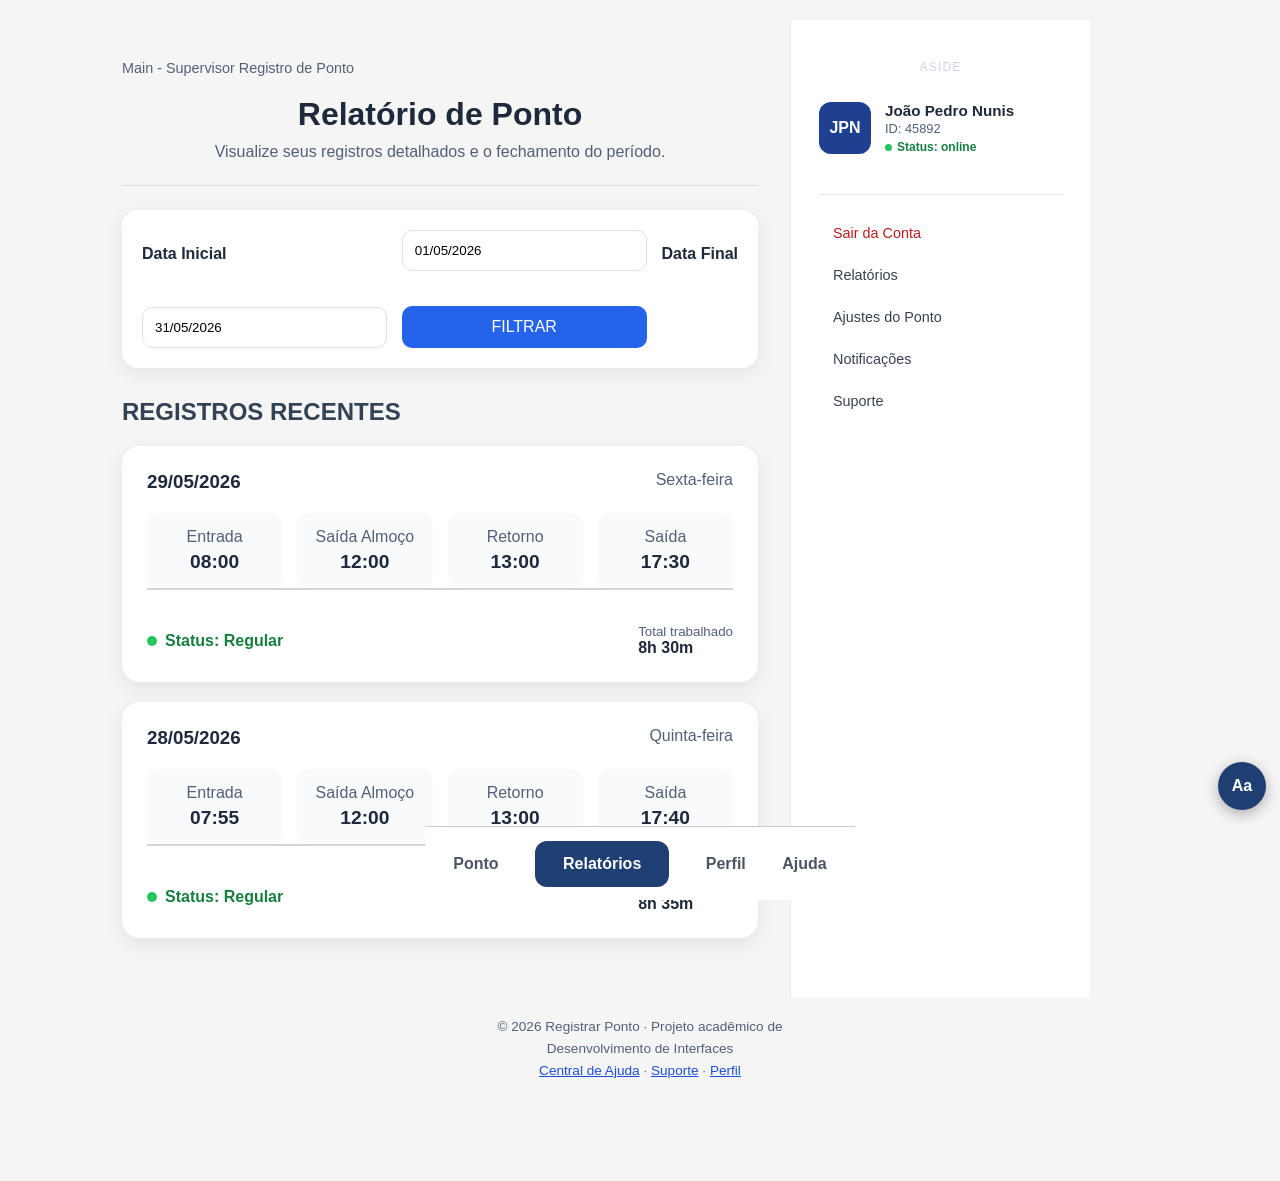
<file: relatorio.html>
<!DOCTYPE html>
<html lang="pt-BR">
<head>
<meta charset="UTF-8">
<meta name="viewport" content="width=device-width, initial-scale=1.0">
<title>Relatório de Ponto</title>
<link rel="stylesheet" href="https://cdnjs.cloudflare.com/ajax/libs/font-awesome/6.4.0/css/all.min.css" />
<link rel="stylesheet" href="style.css">
  <script src="acessibilidade.js"></script>
</head>
<body>

<div class="page-layout">
<main class="relatorio-container">
<p class="breadcrumb">Main - Supervisor Registro de Ponto</p>

<h1>Relatório de Ponto</h1>
<p class="subtitle">Visualize seus registros detalhados e o fechamento do período.</p>

<div class="line"></div>

<section class="filter-card">
<label for="data-ini">Data Inicial</label>
<input id="data-ini" type="text" value="01/05/2026">

<label for="data-fim">Data Final</label>
<input id="data-fim" type="text" value="31/05/2026">

<button onclick="filtrar()">FILTRAR</button>
<div id="filtro-msg" style="display:none; background:#f0fdf4; color:#15803d; border:1px solid #bbf7d0; border-radius:10px; padding:10px 14px; font-size:0.88rem; font-weight:600; margin-top:10px;"></div>
<script>
function filtrar() {
  const di = document.querySelectorAll('.filter-card input')[0].value;
  const df = document.querySelectorAll('.filter-card input')[1].value;
  const msg = document.getElementById('filtro-msg');
  msg.textContent = '🔍 Exibindo registros de ' + di + ' até ' + df;
  msg.style.display = 'block';
}
</script>
</section>

<h2>REGISTROS RECENTES</h2>

<section class="record-card">
<div class="record-header">
<h3>29/05/2026</h3>
<span>Sexta-feira</span>
</div>

<div class="times">
<div><p>Entrada</p><strong>08:00</strong></div>
<div><p>Saída Almoço</p><strong>12:00</strong></div>
<div><p>Retorno</p><strong>13:00</strong></div>
<div><p>Saída</p><strong>17:30</strong></div>
</div>

<div class="divider"></div>

<div class="record-footer">
<p><span></span>Status: Regular</p>
<div>
<small>Total trabalhado</small>
<strong>8h 30m</strong>
</div>
</div>
</section>

<section class="record-card">
<div class="record-header">
<h3>28/05/2026</h3>
<span>Quinta-feira</span>
</div>

<div class="times">
<div><p>Entrada</p><strong>07:55</strong></div>
<div><p>Saída Almoço</p><strong>12:00</strong></div>
<div><p>Retorno</p><strong>13:00</strong></div>
<div><p>Saída</p><strong>17:40</strong></div>
</div>

<div class="divider"></div>

<div class="record-footer">
<p><span></span>Status: Regular</p>
<div>
<small>Total trabalhado</small>
<strong>8h 35m</strong>
</div>
</div>
</section>
</main>

<aside class="sidebar-right">
<p class="aside-title">Aside</p>

<div class="profile-box">
<div class="avatar">JPN</div>
<div>
<h3>João Pedro Nunis</h3>
<p>ID: 45892</p>
<span>Status: online</span>
</div>
</div>

<div class="sidebar-line"></div>

<nav class="sidebar-menu">
<a href="index.html" class="logout">Sair da Conta</a>
<a href="relatorio.html" class="active">Relatórios</a>
<a href="#">Ajustes do Ponto</a>
<a href="notificacoes.html">Notificações</a>
<a href="suporte.html">Suporte</a>
</nav>
</aside>
</div>

<nav class="bottom-nav"><a href="baterponto.html">Ponto</a> <a href="relatorio.html" class="active">Relatórios</a> <a href="perfil.html">Perfil</a><a href="ajuda.html">Ajuda</a>
  </nav>
  <footer class="rodape">
    <p>© 2026 Registrar Ponto · Projeto acadêmico de Desenvolvimento de Interfaces</p>
    <p><a href="ajuda.html">Central de Ajuda</a> · <a href="suporte.html">Suporte</a> · <a href="perfil.html">Perfil</a></p>
  </footer></body>
</html>
</file>
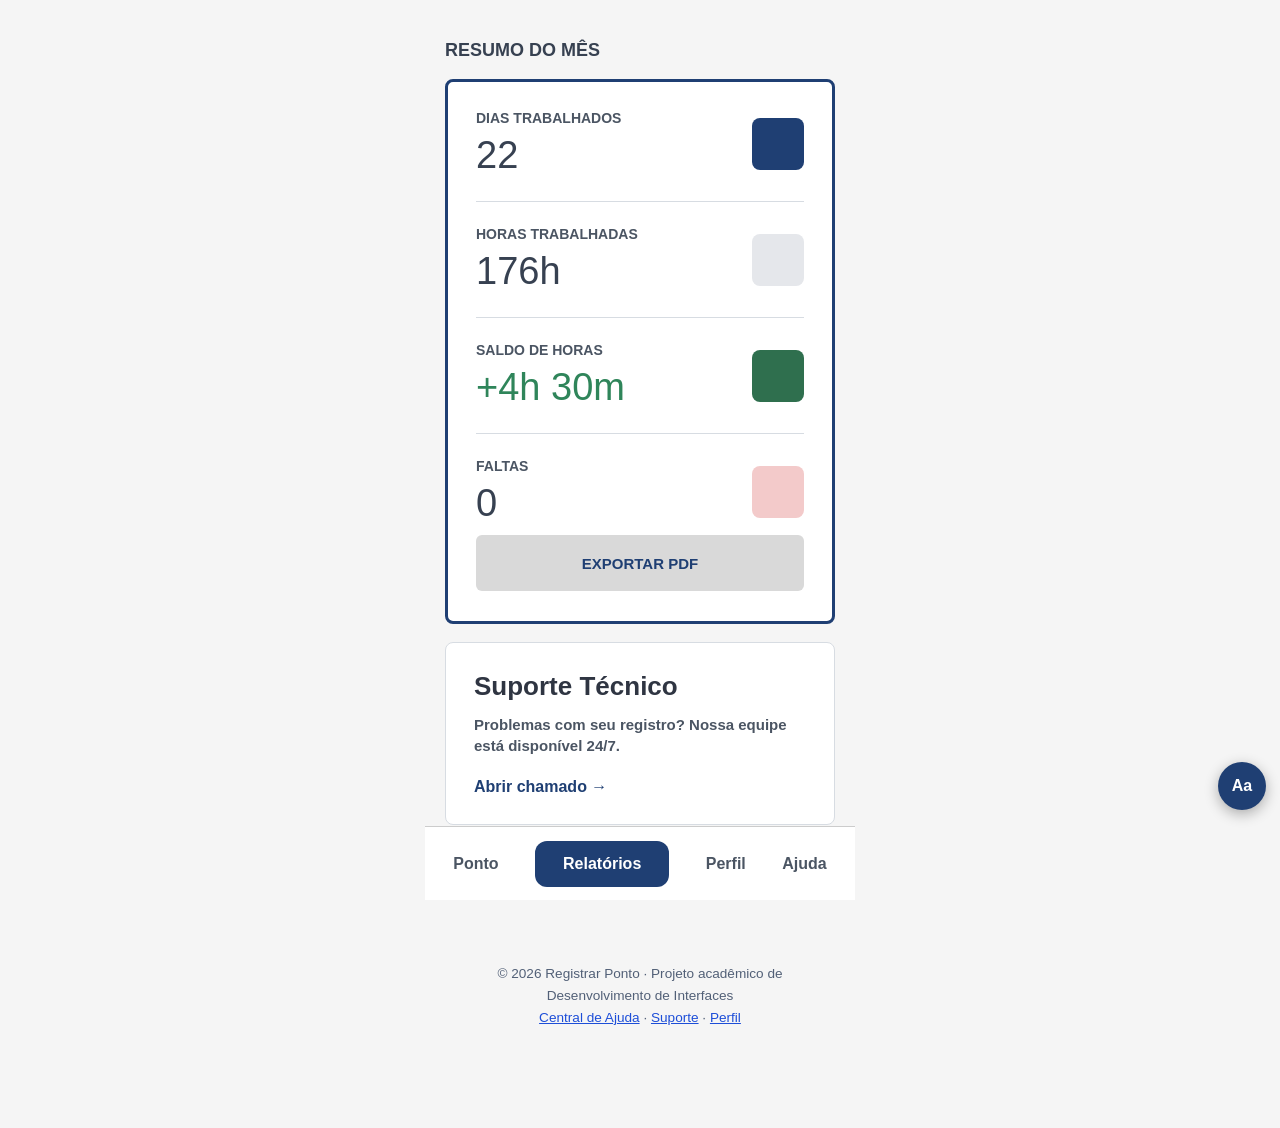
<file: relatorio2.html>
<!DOCTYPE html>
<html lang="pt-BR">
<head>
    <meta charset="UTF-8">
    <meta name="viewport" content="width=device-width, initial-scale=1.0">
    <title>Resumo do Mês</title>
    <link rel="stylesheet" href="https://cdnjs.cloudflare.com/ajax/libs/font-awesome/6.4.0/css/all.min.css" />
    <link rel="stylesheet" href="style.css">
  <script src="acessibilidade.js"></script>
</head>
<body>

    <section class="month-summary">
        <h2>RESUMO DO MÊS</h2>

        <div class="summary-card">
            <div class="summary-row">
                <div>
                    <p>DIAS TRABALHADOS</p>
                    <strong>22</strong>
                </div>
                <span class="square blue"></span>
            </div>

            <div class="line"></div>

            <div class="summary-row">
                <div>
                    <p>HORAS TRABALHADAS</p>
                    <strong>176h</strong>
                </div>
                <span class="square gray"></span>
            </div>

            <div class="line"></div>

            <div class="summary-row">
                <div>
                    <p>SALDO DE HORAS</p>
                    <strong class="green-text">+4h 30m</strong>
                </div>
                <span class="square green"></span>
            </div>

            <div class="line"></div>

            <div class="summary-row">
                <div>
                    <p>FALTAS</p>
                    <strong>0</strong>
                </div>
                <span class="square red"></span>
            </div>

            <button class="export-btn" onclick="exportar()">EXPORTAR PDF</button>
            <div id="export-msg" style="display:none; background:#f0fdf4; color:#15803d; border:1px solid #bbf7d0; border-radius:10px; padding:10px 14px; font-size:0.88rem; font-weight:600; margin-top:10px; text-align:center;"></div>
            <script>
            function exportar() {
              const msg = document.getElementById('export-msg');
              msg.textContent = '✅ Relatório gerado! Em um sistema real, o PDF seria baixado automaticamente.';
              msg.style.display = 'block';
              setTimeout(() => { msg.style.display = 'none'; }, 4000);
            }
            </script>
        </div>

        <div class="support-card">
            <h3>Suporte Técnico</h3>
            <p>Problemas com seu registro? Nossa equipe está disponível 24/7.</p>
            <a href="suporte.html">Abrir chamado →</a>
        </div>


    </section>

<nav class="bottom-nav"><a href="baterponto.html">Ponto</a> <a href="relatorio.html" class="active">Relatórios</a> <a href="perfil.html">Perfil</a><a href="ajuda.html">Ajuda</a>
  </nav>
  <footer class="rodape">
    <p>© 2026 Registrar Ponto · Projeto acadêmico de Desenvolvimento de Interfaces</p>
    <p><a href="ajuda.html">Central de Ajuda</a> · <a href="suporte.html">Suporte</a> · <a href="perfil.html">Perfil</a></p>
  </footer>
</body>
</html>
</file>
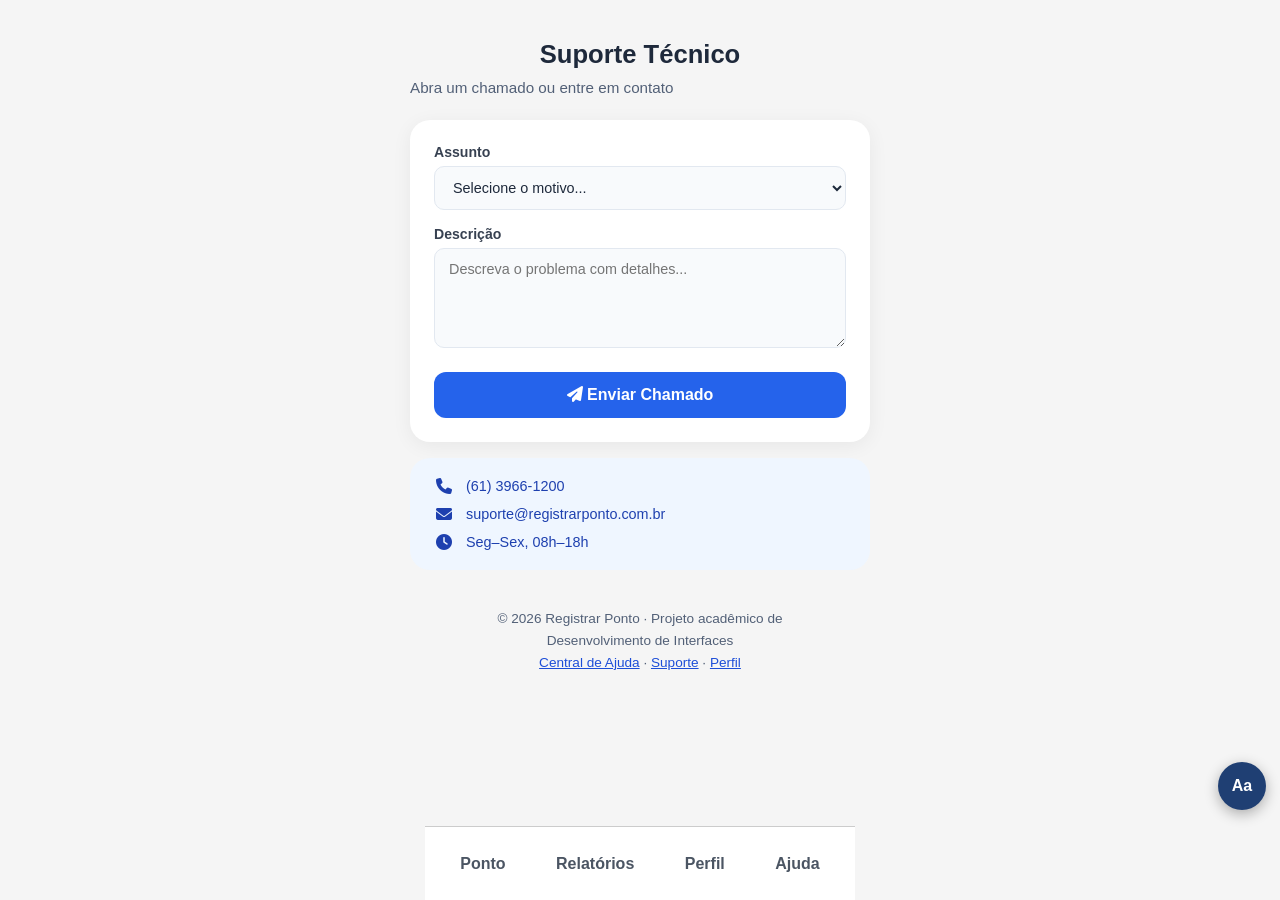
<file: suporte.html>
<!DOCTYPE html>
<html lang="pt-BR">
<head>
  <meta charset="UTF-8">
  <meta name="viewport" content="width=device-width, initial-scale=1.0">
  <title>Suporte - Registrar Ponto</title>
  <link rel="stylesheet" href="https://cdnjs.cloudflare.com/ajax/libs/font-awesome/6.4.0/css/all.min.css" />
  <link rel="stylesheet" href="style.css">
  <style>
    .suporte-container { max-width: 500px; margin: auto; padding: 20px; }
    .suporte-header { margin-bottom: 24px; }
    .suporte-header h1 { font-size: 1.6rem; font-weight: 700; color: #1e293b; }
    .suporte-header p { color: #526077; font-size: 0.95rem; }
    .suporte-card { background: #fff; border-radius: 20px; padding: 24px; box-shadow: 0 4px 20px rgba(0,0,0,0.06); margin-bottom: 16px; }
    .suporte-card label { display: block; font-weight: 600; font-size: 0.88rem; color: #374151; margin-bottom: 6px; margin-top: 16px; }
    .suporte-card label:first-of-type { margin-top: 0; }
    .suporte-card input, .suporte-card select, .suporte-card textarea {
      width: 100%; border: 1px solid #e2e8f0; border-radius: 10px;
      padding: 12px 14px; font-size: 0.9rem; color: #1e293b;
      font-family: inherit; outline: none; background: #f8fafc;
      transition: border-color 0.2s;
    }
    .suporte-card input:focus, .suporte-card select:focus, .suporte-card textarea:focus {
      border-color: #2563eb; background: #fff;
    }
    .suporte-card textarea { resize: vertical; min-height: 100px; }
    .btn-enviar {
      width: 100%; background: #2563eb; color: #fff; border: none;
      padding: 14px; border-radius: 12px; font-size: 1rem;
      font-weight: 600; cursor: pointer; margin-top: 20px; transition: background 0.2s;
    }
    .btn-enviar:hover { background: #1d4ed8; }
    .feedback-ok { display:none; background:#f0fdf4; color:#15803d; border:1px solid #bbf7d0; border-radius:12px; padding:14px; text-align:center; font-weight:600; margin-top:14px; }
    .contato-card { background:#eff6ff; border-radius:20px; padding:20px 24px; display:flex; flex-direction:column; gap:12px; }
    .contato-item { display:flex; align-items:center; gap:12px; color:#1e40af; font-size:0.9rem; font-weight:500; }
    .contato-item i { font-size:1rem; width:20px; text-align:center; }
  </style>
  <script src="acessibilidade.js"></script>
</head>
<body>
  <main class="suporte-container">
    <div class="suporte-header">
      <h1>Suporte Técnico</h1>
      <p>Abra um chamado ou entre em contato</p>
    </div>

    <div class="suporte-card">
      <label for="assunto">Assunto</label>
      <select id="assunto">
        <option value="">Selecione o motivo...</option>
        <option>Erro ao bater ponto</option>
        <option>Registro incorreto</option>
        <option>Esqueci minha senha</option>
        <option>Ponto não registrado</option>
        <option>Outro</option>
      </select>

      <label for="descricao">Descrição</label>
      <textarea id="descricao" placeholder="Descreva o problema com detalhes..."></textarea>

      <button class="btn-enviar" onclick="enviarChamado()">
        <i class="fa-solid fa-paper-plane"></i> Enviar Chamado
      </button>
      <div class="feedback-ok" id="feedback-ok">
        ✅ Chamado enviado! Nossa equipe entrará em contato em breve.
      </div>
    </div>

    <div class="contato-card">
      <div class="contato-item"><i class="fa-solid fa-phone"></i> (61) 3966-1200</div>
      <div class="contato-item"><i class="fa-solid fa-envelope"></i> suporte@registrarponto.com.br</div>
      <div class="contato-item"><i class="fa-solid fa-clock"></i> Seg–Sex, 08h–18h</div>
    </div>
  </main>

  <nav class="bottom-nav">
    <a href="baterponto.html">Ponto</a>
    <a href="relatorio.html">Relatórios</a>
    <a href="perfil.html">Perfil</a>
  <a href="ajuda.html">Ajuda</a>
  </nav>
  <footer class="rodape">
    <p>© 2026 Registrar Ponto · Projeto acadêmico de Desenvolvimento de Interfaces</p>
    <p><a href="ajuda.html">Central de Ajuda</a> · <a href="suporte.html">Suporte</a> · <a href="perfil.html">Perfil</a></p>
  </footer>

  <script>
    function enviarChamado() {
      const assunto = document.getElementById('assunto').value;
      const descricao = document.getElementById('descricao').value.trim();
      if (!assunto) { alert('Por favor, selecione o assunto.'); return; }
      if (!descricao) { alert('Por favor, descreva o problema.'); return; }
      document.getElementById('feedback-ok').style.display = 'block';
      document.getElementById('assunto').value = '';
      document.getElementById('descricao').value = '';
    }
  </script>
</body>
</html>
</file>
<file: style.css>
/* RESET */
* {
  margin: 0;
  padding: 0;
  box-sizing: border-box;
  font-family: "Segoe UI", sans-serif;
}

body {
  background: #f4f7fb;
  color: #1e293b;
}

/* =====================
   LOGIN
===================== */

.container {
  width: 100%;
  max-width: 420px;
  margin: auto;
  padding: 40px 20px;
  min-height: calc(100vh - 70px);

  display: flex;
  flex-direction: column;
  justify-content: center;
}

.logo {
  width: 140px;
  margin: 0 auto 20px;
  display: block;
}

h1 {
  text-align: center;
  font-size: 2rem;
  margin-bottom: 10px;
}

.subtitle {
  text-align: center;
  color: #526077;
  margin-bottom: 30px;
}

.card {
  background: #fff;
  padding: 25px;
  border-radius: 18px;
  box-shadow: 0 8px 30px rgba(0,0,0,.08);
}

label {
  display: block;
  margin-bottom: 8px;
  margin-top: 15px;
  font-weight: 600;
}

.input-box {
  border: 1px solid #dbe2ea;
  border-radius: 12px;
  overflow: hidden;
}

.input-box input {
  width: 100%;
  border: none;
  padding: 14px;
  outline: none;
}

.forgot {
  display: block;
  text-align: right;
  margin-top: 12px;
  color: #2563eb;
  text-decoration: none;
}

button {
  width: 100%;
  border: none;
  padding: 14px;
  margin-top: 20px;
  background: #2563eb;
  color: white;
  border-radius: 12px;
  font-size: 1rem;
  cursor: pointer;
  transition: .3s;
}

button:hover {
  background: #1d4ed8;
}

hr {
  margin: 25px 0;
  border: none;
  height: 1px;
  background: #e5e7eb;
}

.help-title {
  text-align: center;
  margin-bottom: 15px;
  color: #475569;
}

.help-buttons {
  display: flex;
  gap: 10px;
}

.help-buttons a {
  flex: 1;
  text-align: center;
  text-decoration: none;
  background: #eef2ff;
  color: #2563eb;
  padding: 12px;
  border-radius: 10px;
  font-weight: 600;
}

.status {
  margin-top: 25px;
  text-align: center;
}

.status span {
  width: 10px;
  height: 10px;
  display: inline-block;
  background: #22c55e;
  border-radius: 50%;
}

footer {
  text-align: center;
  padding: 20px;
  color: #526077;
}

/* =====================
   DASHBOARD
===================== */

.dashboard-container {
  max-width: 500px;
  margin: auto;
  padding: 20px;
}

.header {
  margin-bottom: 25px;
}

.header h1 {
  text-align: left;
}

.header p {
  color: #526077;
}

.action-card {
  text-align: center;
  margin-bottom: 20px;
}

.btn-punch {
  width: 180px;
  height: 180px;
  border-radius: 50%;
  margin: auto;
  display: flex;
  flex-direction: column;
  gap: 10px;
  justify-content: center;
  align-items: center;
  background: linear-gradient(135deg,#2563eb,#3b82f6);
  color: white;
  font-size: 1.2rem;
}

.btn-punch i {
  font-size: 3rem;
}

.action-text {
  margin-top: 20px;
  color: #526077;
}

.nfc-status {
  margin-top: 15px;
  color: #15803d;
  font-weight: bold;
}

.summary-card {
  margin-bottom: 20px;
}

.summary-header {
  display: flex;
  justify-content: space-between;
  margin-bottom: 20px;
}

.summary-grid {
  display: grid;
  grid-template-columns: repeat(2,1fr);
  gap: 15px;
}

.grid-item {
  background: #f8fafc;
  border-radius: 12px;
  padding: 15px;
}

.grid-title {
  font-size: .9rem;
  margin-bottom: 10px;
}

.grid-time {
  font-size: 1.4rem;
  font-weight: bold;
}

.color-green {
  color: #15803d;
}

.color-yellow {
  color: #b45309;
}

.color-gray {
  color: #526077;
}

.btn-history {
  margin-top: 20px;
}

.weekly-card {
  position: relative;
  overflow: hidden;
  background: linear-gradient(135deg,#1e40af,#2563eb);
  color: white;
  border-radius: 20px;
  padding: 25px;
}

.weekly-header {
  display: flex;
  gap: 10px;
  align-items: center;
}

.weekly-time {
  font-size: 2.4rem;
  font-weight: bold;
  margin: 15px 0;
}

.progress-label {
  font-size: .9rem;
}

.progress-bar-bg {
  background: rgba(255,255,255,.25);
  height: 10px;
  border-radius: 50px;
  margin-top: 10px;
}

.progress-bar-fill {
  height: 100%;
  background: white;
  border-radius: 50px;
}

.wave-bg {
  position: absolute;
  bottom: -30px;
  right: -30px;
  width: 150px;
  height: 150px;
  border-radius: 50%;
  background: rgba(255,255,255,.1);
}
*{
margin:0;
padding:0;
box-sizing:border-box;
font-family:Segoe UI,sans-serif;
}

body{
background:#f4f7fb;
color:#1e293b;
padding:20px;
}

.container{
max-width:900px;
margin:auto;
}

.breadcrumb{
color:#526077;
font-size:.9rem;
margin-bottom:20px;
}

h1{
font-size:2rem;
margin-bottom:10px;
}

.subtitle{
color:#526077;
margin-bottom:20px;
}

hr{
border:none;
height:1px;
background:#e5e7eb;
margin:25px 0;
}

.filter-card{
background:white;
padding:20px;
border-radius:16px;
box-shadow:0 5px 20px rgba(0,0,0,.08);

display:grid;
grid-template-columns:1fr 1fr auto;
gap:15px;
align-items:end;

margin-bottom:30px;
}

.filter-card label{
font-weight:600;
}

.filter-card input{
padding:12px;
border:1px solid #dbe2ea;
border-radius:10px;
}

.filter-card button{
padding:12px 24px;
border:none;
background:#2563eb;
color:white;
border-radius:10px;
cursor:pointer;
}

h2{
margin-bottom:20px;
color:#334155;
}

.record-card{
background:white;
padding:25px;
border-radius:18px;
box-shadow:0 6px 20px rgba(0,0,0,.08);
margin-bottom:20px;
}

.record-header{
display:flex;
justify-content:space-between;
margin-bottom:20px;
}

.record-header span{
color:#526077;
}

.times{
display:grid;
grid-template-columns:repeat(4,1fr);
gap:15px;
}

.times div{
background:#f8fafc;
padding:15px;
border-radius:12px;
text-align:center;
}

.times p{
color:#526077;
margin-bottom:5px;
}

.times strong{
font-size:1.2rem;
}

.record-footer{
display:flex;
justify-content:space-between;
align-items:center;
}

.record-footer p{
color:#15803d;
font-weight:600;
}

.record-footer p span{
display:inline-block;
width:10px;
height:10px;
background:#22c55e;
border-radius:50%;
margin-right:8px;
}

.record-footer small{
color:#526077;
display:block;
}

@media(max-width:768px){

.filter-card{
grid-template-columns:1fr;
}

.times{
grid-template-columns:repeat(2,1fr);
}

.record-footer{
flex-direction:column;
align-items:flex-start;
gap:10px;
}
}
.month-summary {
    width: 100%;
    max-width: 430px;
    margin: 0 auto;
    padding: 20px;
    font-family: Arial, Helvetica, sans-serif;
}

.month-summary h2 {
    font-size: 18px;
    color: #374151;
    margin-bottom: 18px;
}

.summary-card {
    background: #ffffff;
    border: 3px solid #1f3f73;
    border-radius: 8px;
    padding: 28px 28px 30px;
    margin-bottom: 18px;
}

.summary-row {
    display: flex;
    justify-content: space-between;
    align-items: center;
}

.summary-row p {
    font-size: 14px;
    font-weight: bold;
    color: #4b5563;
    margin-bottom: 8px;
}

.summary-row strong {
    font-size: 38px;
    color: #374151;
    font-weight: 400;
}

.green-text {
    color: #2f855a !important;
}

.square {
    width: 52px;
    height: 52px;
    border-radius: 8px;
    display: block;
}

.blue {
    background: #1f3f73;
}

.gray {
    background: #e5e7eb;
}

.green {
    background: #2f6f4e;
}

.red {
    background: #f3caca;
}

.line {
    height: 1px;
    background: #d7dce2;
    margin: 24px 0;
}

.export-btn {
    width: 100%;
    height: 56px;
    border: none;
    border-radius: 6px;
    background: #d9d9d9;
    color: #1f3f73;
    font-size: 15px;
    font-weight: bold;
    cursor: pointer;
    margin-top: 10px;
}

.support-card {
    background: #ffffff;
    border: 1px solid #d7dce2;
    border-radius: 8px;
    padding: 28px;
    margin-top: 18px;
    margin-bottom: 100px;
}

.support-card h3 {
    font-size: 26px;
    color: #2f3542;
    margin-bottom: 12px;
}

.support-card p {
    color: #4b5563;
    font-size: 15px;
    line-height: 1.4;
    margin-bottom: 22px;
    font-weight: bold;
}

.support-card a {
    color: #1f3f73;
    font-weight: bold;
    text-decoration: none;
}

.bottom-nav {
    width: 100%;
    max-width: 430px;
    height: 74px;
    background: #ffffff;
    border-top: 1px solid #d7dce2;
    display: flex;
    justify-content: space-around;
    align-items: center;
    margin: 0 auto;
}

.bottom-nav a {
    color: #4b5563;
    text-decoration: none;
    font-weight: bold;
}

.bottom-nav .active {
    background: #1f3f73;
    color: #ffffff;
    padding: 14px 28px;
    border-radius: 12px;
}
* {
margin: 0;
padding: 0;
box-sizing: border-box;
font-family: Arial, Helvetica, sans-serif;
}

body {
background: #f5f5f5;
}

.sidebar {
width: 470px;
min-height: 100vh;
background: #f5f5f5;
padding: 60px 48px;
border-right: 4px solid #2f3542;
}

.aside-title {
text-align: center;
color: #4b5563;
font-size: 20px;
margin-bottom: 80px;
}

.profile {
display: flex;
align-items: center;
gap: 26px;
margin-bottom: 60px;
}

.avatar {
width: 90px;
height: 90px;
background: #1f3f91;
color: #ffffff;
border-radius: 14px;
display: flex;
align-items: center;
justify-content: center;
font-size: 32px;
font-weight: bold;
}

.profile h1 {
font-size: 36px;
color: #3f4654;
margin-bottom: 6px;
}

.profile p {
font-size: 18px;
font-weight: bold;
color: #4b5563;
margin-bottom: 8px;
}

.profile span {
font-size: 15px;
color: #4b5563;
font-weight: bold;
}

.profile span::before {
content: "";
display: inline-block;
width: 10px;
height: 10px;
background: #22c55e;
border-radius: 50%;
margin-right: 8px;
}

.divider {
height: 2px;
background: #d1d5db;
margin-bottom: 34px;
}

.menu {
display: flex;
flex-direction: column;
gap: 44px;
}

.menu a {
display: flex;
align-items: center;
gap: 28px;
color: #3f4654;
text-decoration: none;
font-size: 26px;
font-weight: bold;
}

.menu .logout {
color: #a13f32;
}

.icon {
width: 34px;
display: inline-flex;
justify-content: center;
font-size: 30px;
font-weight: bold;
}
.bottom-nav{position:fixed;bottom:0;left:0;right:0;background:#fff;padding:10px;display:flex;justify-content:space-around;border-top:1px solid #ccc;} .bottom-nav a{text-decoration:none;font-weight:bold;} body{padding-bottom:70px;}

/* =====================
   LAYOUT DESKTOP / TABLET (page-layout com sidebar)
===================== */

.page-layout {
  display: flex;
  max-width: 1100px;
  margin: 0 auto;
  min-height: 100vh;
}

.relatorio-container {
  flex: 1;
  padding: 40px 32px;
  max-width: 700px;
}

.sidebar-right {
  width: 300px;
  min-width: 260px;
  background: #ffffff;
  border-left: 1px solid #e2e8f0;
  padding: 40px 28px;
  display: flex;
  flex-direction: column;
  gap: 0;
}

.aside-title {
  text-align: center;
  color: #cbd5e1;
  font-size: 0.75rem;
  letter-spacing: 0.1em;
  text-transform: uppercase;
  margin-bottom: 28px;
}

.profile-box {
  display: flex;
  align-items: center;
  gap: 14px;
  margin-bottom: 20px;
}

.profile-box .avatar {
  width: 52px;
  height: 52px;
  min-width: 52px;
  background: #1f3f91;
  color: #fff;
  border-radius: 12px;
  display: flex;
  align-items: center;
  justify-content: center;
  font-size: 1rem;
  font-weight: bold;
}

.profile-box h3 {
  font-size: 0.95rem;
  font-weight: 700;
  color: #1e293b;
  margin-bottom: 2px;
}

.profile-box p {
  font-size: 0.8rem;
  color: #526077;
  margin-bottom: 4px;
}

.profile-box span {
  font-size: 0.75rem;
  color: #15803d;
  font-weight: 600;
  display: flex;
  align-items: center;
  gap: 5px;
}

.profile-box span::before {
  content: "";
  width: 7px;
  height: 7px;
  background: #22c55e;
  border-radius: 50%;
  display: inline-block;
}

.sidebar-line {
  height: 1px;
  background: #e2e8f0;
  margin: 20px 0;
}

.sidebar-menu {
  display: flex;
  flex-direction: column;
  gap: 6px;
}

.sidebar-menu a {
  display: block;
  padding: 10px 14px;
  border-radius: 10px;
  color: #374151;
  text-decoration: none;
  font-size: 0.9rem;
  font-weight: 500;
  transition: background 0.2s, color 0.2s;
}

.sidebar-menu a:hover {
  background: #f1f5f9;
  color: #1e293b;
}

.sidebar-menu a.logout {
  color: #b91c1c;
}

.sidebar-menu a.logout:hover {
  background: #fef2f2;
}

/* =====================
   MEDIA QUERIES - RESPONSIVIDADE COMPLETA
===================== */

/* Tablet (768px – 1024px) */
@media (max-width: 1024px) {
  .page-layout {
    flex-direction: column;
  }

  .sidebar-right {
    width: 100%;
    border-left: none;
    border-top: 1px solid #e2e8f0;
    flex-direction: row;
    flex-wrap: wrap;
    align-items: center;
    gap: 16px;
    padding: 20px 24px;
  }

  .aside-title { display: none; }

  .sidebar-line {
    display: none;
  }

  .sidebar-menu {
    flex-direction: row;
    flex-wrap: wrap;
    gap: 8px;
  }

  .relatorio-container {
    max-width: 100%;
    padding: 24px;
  }
}

/* Mobile (até 600px) */
@media (max-width: 600px) {
  body {
    padding: 0;
  }

  /* Login */
  .container {
    padding: 24px 16px;
  }

  /* Dashboard */
  .dashboard-container {
    padding: 16px;
  }

  .btn-punch {
    width: 160px;
    height: 160px;
  }

  .summary-grid {
    grid-template-columns: repeat(2, 1fr);
    gap: 10px;
  }

  .grid-time {
    font-size: 1.2rem;
  }

  /* Relatório */
  .relatorio-container {
    padding: 16px;
  }

  h1 { font-size: 1.4rem; }

  .filter-card {
    grid-template-columns: 1fr;
  }

  .times {
    grid-template-columns: repeat(2, 1fr);
  }

  .record-footer {
    flex-direction: column;
    align-items: flex-start;
    gap: 8px;
  }

  /* Sidebar no mobile vira bottom-sheet compacto */
  .sidebar-right {
    padding: 14px 16px;
    gap: 10px;
  }

  .profile-box .avatar {
    width: 40px;
    height: 40px;
    font-size: 0.85rem;
  }

  .sidebar-menu a {
    font-size: 0.82rem;
    padding: 8px 10px;
  }

  /* Perfil */
  .perfil-container {
    padding: 16px;
  }

  .stats-grid {
    grid-template-columns: repeat(3, 1fr);
    gap: 8px;
  }

  .stat-value {
    font-size: 1.1rem;
  }

  .profile-identity-card {
    padding: 20px 18px;
    gap: 14px;
  }

  .profile-avatar-large {
    width: 58px;
    height: 58px;
    font-size: 1.3rem;
  }

  .profile-identity-info h2 {
    font-size: 1rem;
  }

  /* Bottom nav */
  .bottom-nav {
    padding: 10px 16px;
    height: 60px;
  }
}

/* Desktop grande (>1024px) - garante máximos agradáveis */
@media (min-width: 1025px) {
  .dashboard-container {
    max-width: 520px;
    padding: 40px 20px;
  }

  .perfil-container {
    max-width: 520px;
    padding: 40px 20px;
  }

  .container {
    padding: 60px 20px;
  }
}

/* =====================================================
   ACESSIBILIDADE, RODAPÉ, AJUDA (adicionado no projeto final)
===================================================== */
:focus-visible { outline: 3px solid #1d4ed8; outline-offset: 2px; }
.rodape { max-width: 430px; margin: 0 auto; padding: 18px 20px 30px; text-align: center; color: #526077; font-size: .85rem; line-height: 1.6; }
.rodape a { color: #1d4ed8; }

/* Painel de acessibilidade */
#a11y-abrir { position: fixed; right: 14px; bottom: 90px; z-index: 50; width: 48px; height: 48px; padding: 0; margin: 0; border-radius: 50%; background: #1f3f73; color: #fff; font-weight: 700; box-shadow: 0 4px 14px rgba(0,0,0,.3); }
#a11y-painel { position: fixed; right: 14px; bottom: 148px; z-index: 50; width: 230px; background: #fff; color: #1e293b; border: 1px solid #cbd5e1; border-radius: 16px; padding: 14px; box-shadow: 0 8px 30px rgba(0,0,0,.25); }
#a11y-painel[hidden] { display: none; }
#a11y-painel h2 { font-size: 1rem; margin: 0 0 8px; color: #1e293b; }
#a11y-painel button { margin: 6px 0 0; padding: 10px; font-size: .9rem; border-radius: 10px; }
#a11y-painel button[aria-pressed="true"] { background: #15803d; }
.a11y-linha { display: flex; align-items: center; gap: 8px; margin-top: 6px; }
.a11y-linha button { margin: 0 !important; }
.a11y-linha span { flex: 0 0 52px; text-align: center; font-weight: 700; }

/* Central de ajuda */
.ajuda-container { max-width: 500px; margin: auto; padding: 20px; }
.ajuda-titulo { text-align: left; font-size: 1.6rem; }
.ajuda-container h2 { margin: 24px 0 12px; font-size: 1.1rem; }
.ajuda-container label { margin-top: 0; }
.carrossel { border-radius: 18px; overflow: hidden; background: #fff; box-shadow: 0 6px 20px rgba(0,0,0,.08); }
.slide { margin: 0; }
.slide[hidden] { display: none; }
.slide img { width: 100%; display: block; }
.slide figcaption { position: absolute; width: 1px; height: 1px; overflow: hidden; clip: rect(0 0 0 0); }
.car-ctrl { display: flex; gap: 8px; padding: 10px; }
.car-ctrl button { margin: 0; padding: 10px; }
.passos { display: grid; gap: 12px; }
.passo, .faq-card { background: #fff; border-radius: 16px; padding: 16px 18px; box-shadow: 0 4px 16px rgba(0,0,0,.06); }
.passo span { display: inline-flex; width: 30px; height: 30px; align-items: center; justify-content: center; border-radius: 50%; background: #1f3f73; color: #fff; font-weight: 700; margin-bottom: 6px; }
.passo h3, .faq-card h3 { font-size: 1rem; margin-bottom: 4px; }
.passo p, .faq-card p { color: #526077; font-size: .92rem; line-height: 1.45; }
.faq-card { margin-bottom: 10px; }
.faq-card[hidden] { display: none; }
.busca { width: 100%; padding: 12px 14px; border: 1px solid #94a3b8; border-radius: 12px; font-size: .95rem; }
.abas { display: flex; gap: 6px; margin: 12px 0 4px; flex-wrap: wrap; }
.abas button { width: auto; margin: 0; padding: 9px 14px; background: #e2e8f0; color: #1e293b; border-radius: 20px; font-size: .88rem; }
.abas button[aria-selected="true"] { background: #1f3f73; color: #fff; }
.contagem { color: #526077; font-size: .85rem; margin: 8px 0 12px; }

/* Preferências do usuário */
html[data-fonte="legivel"] body *:not([class*="fa-"]) { font-family: Verdana, Tahoma, sans-serif !important; letter-spacing: .03em; word-spacing: .1em; line-height: 1.6; }
html[data-movimento="reduzido"] *, html[data-movimento="reduzido"] *::before { animation: none !important; transition: none !important; scroll-behavior: auto !important; }

/* MODO ESCURO (também usado pelo alto contraste) */
html[data-tema="escuro"] { color-scheme: dark; }
html[data-tema="escuro"] body { background: #0f172a !important; color: #e2e8f0; }
html[data-tema="escuro"] :is(.card,.record-card,.filter-card,.summary-card,.notif-item,.suporte-card,.senha-card,.info-card,.stat-item,.action-list,.support-card,.bottom-nav,.requisitos,.passo,.faq-card,.carrossel,.sidebar-right,.contato-card,#a11y-painel) { background: #1e293b !important; border-color: #334155 !important; }
html[data-tema="escuro"] :is(.grid-item,.times div,.input-box) { background: #0f172a !important; }
html[data-tema="escuro"] :is(h1,h2,h3,strong,label,.notif-title,.info-value,.stat-value,.grid-time,.action-item,.record-header h3) { color: #f1f5f9 !important; }
html[data-tema="escuro"] :is(p,small,.date,.date-live,.subtitle,.breadcrumb,.notif-body,.notif-time,.info-label,.stat-label,.rodape,.contagem,.help-title,.action-text,footer):not(.weekly-card *):not(.profile-identity-card *):not(button *) { color: #b6c2d4 !important; }
html[data-tema="escuro"] :is(input,select,textarea) { background: #0f172a !important; color: #f1f5f9 !important; border-color: #64748b !important; }
html[data-tema="escuro"] :is(.forgot,.mark-all,.support-card a,.rodape a,.contato-item) { color: #93c5fd !important; }
html[data-tema="escuro"] .bottom-nav a:not(.active) { color: #cbd5e1; }
html[data-tema="escuro"] :is(.color-green,.record-footer p,.green-text,.nfc-status) { color: #4ade80 !important; }
html[data-tema="escuro"] .color-yellow { color: #fbbf24 !important; }
html[data-tema="escuro"] .action-item:hover { background: #0f172a; }
html[data-tema="escuro"] #a11y-painel h2 { color: #f1f5f9 !important; }
html[data-tema="escuro"] .abas button:not([aria-selected="true"]) { background: #334155; color: #f1f5f9; }
html[data-tema="escuro"] :focus-visible { outline-color: #fde047; }

/* ALTO CONTRASTE */
html[data-contraste="alto"] body { background: #000 !important; }
html[data-contraste="alto"] :is(.card,.record-card,.filter-card,.summary-card,.notif-item,.suporte-card,.senha-card,.info-card,.stat-item,.action-list,.support-card,.bottom-nav,.requisitos,.passo,.faq-card,.carrossel,.sidebar-right,.contato-card,#a11y-painel) { background: #000 !important; border: 2px solid #fff !important; }
html[data-contraste="alto"] :is(p,small,span,label,h1,h2,h3,strong,.subtitle,.date,.rodape):not(button *):not(.weekly-card *):not(.profile-identity-card *) { color: #fff !important; }
html[data-contraste="alto"] a:not(.active) { color: #ffff00 !important; text-decoration: underline; }

/* Ajustes finos do modo escuro (contraste) */
html[data-tema="escuro"] .color-gray { color: #cbd5e1 !important; }
html[data-tema="escuro"] :is(.record-header span,.req-item,.sidebar-menu a:not(.active):not(.logout)) { color: #cbd5e1 !important; }
html[data-tema="escuro"] .req-item.ok, html[data-tema="escuro"] .profile-box span { color: #4ade80 !important; }
html[data-tema="escuro"] :is(.logout,.logout-item,.logout-item .action-item-label) { color: #fca5a5 !important; }
html[data-tema="escuro"] .sidebar-menu a.active { background: #1f3f73; color: #fff !important; }

/* Carrossel: contador e foco */
.carrossel { margin: 16px 0; }
.carrossel:focus-visible { outline: 3px solid #1d4ed8; outline-offset: 2px; }
.car-contagem { align-self: center; flex: 0 0 auto; padding: 0 8px; white-space: nowrap; text-align: center; font-size: .85rem; color: #526077; }
html[data-tema="escuro"] .car-contagem { color: #b6c2d4; }
</file>
